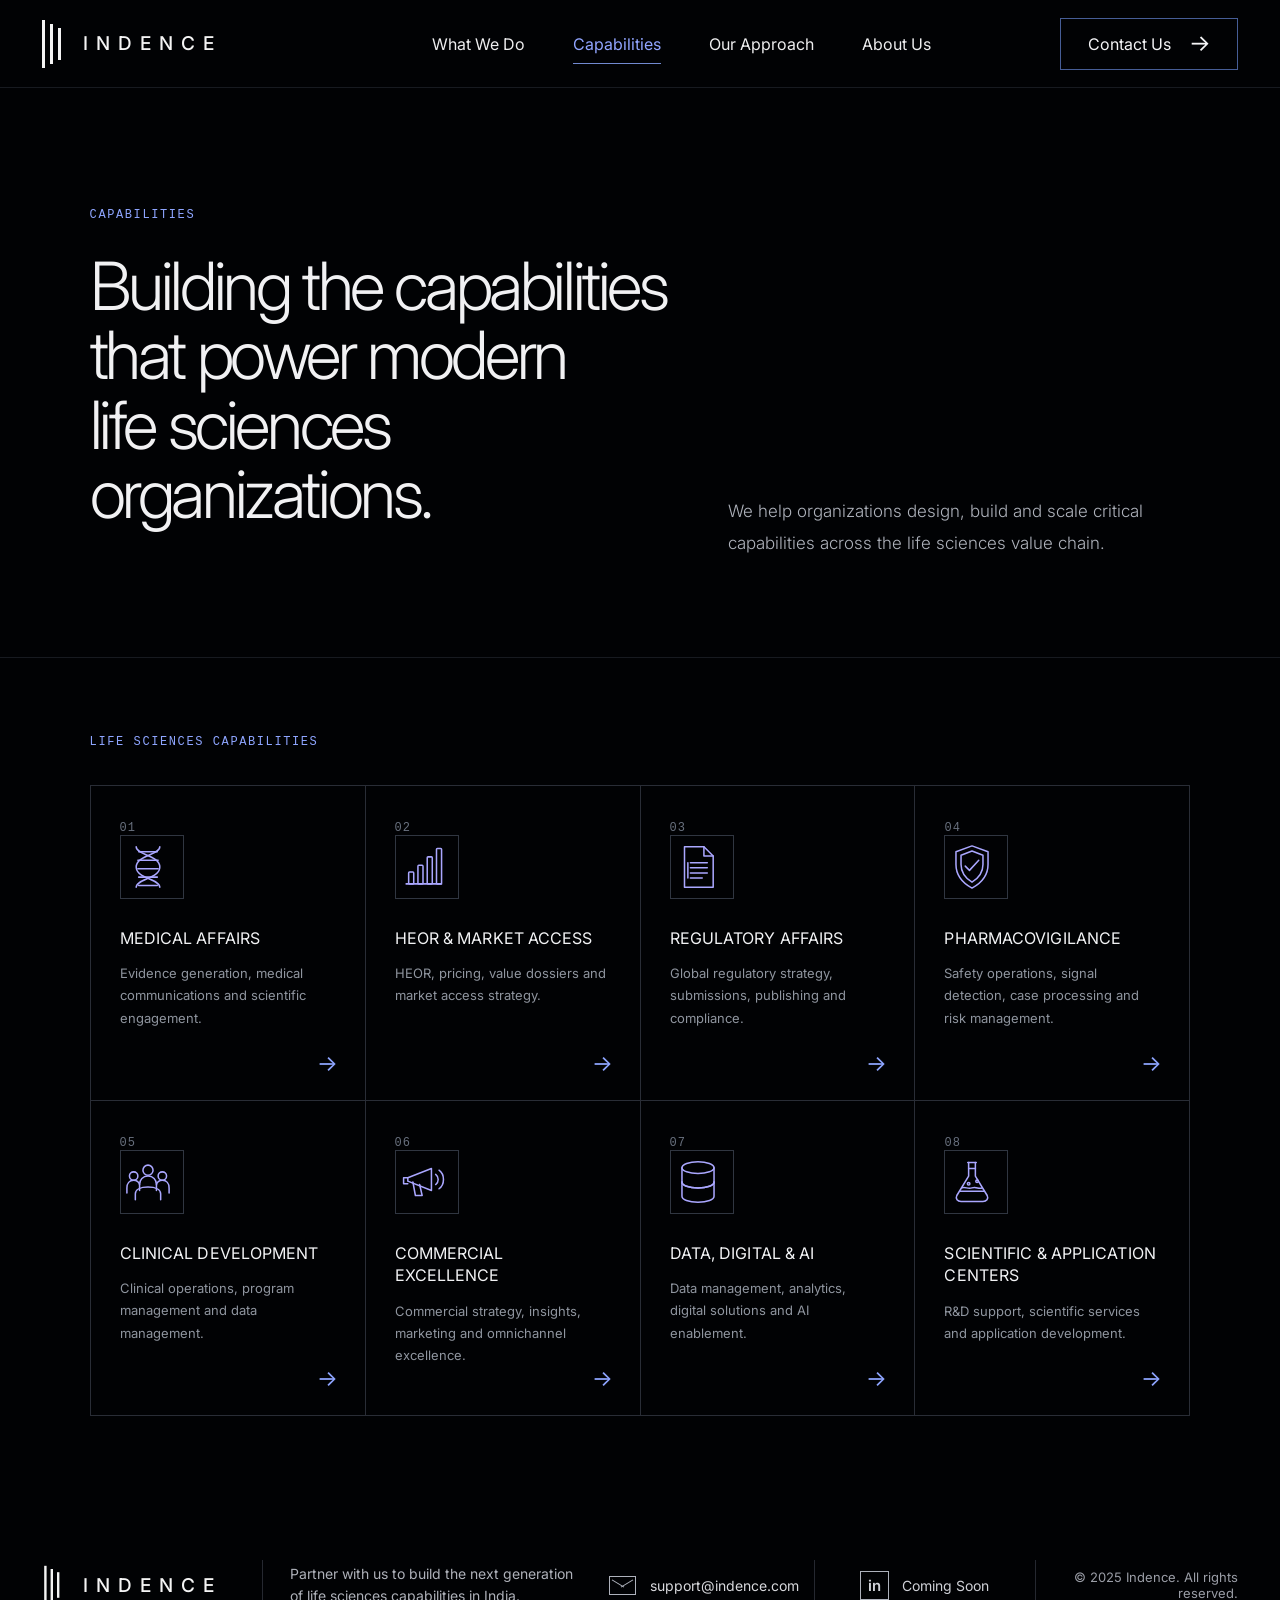
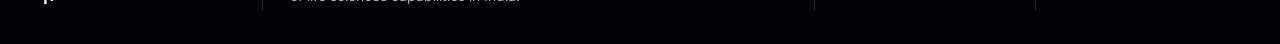
<file: capabilities.html>
<!DOCTYPE html>
<html lang="en">

<head>

    <meta charset="UTF-8">

    <meta name="viewport"
          content="width=device-width, initial-scale=1.0">

    <title>Capabilities | Indence</title>

    <meta name="description"
          content="Indence capabilities across the life sciences value chain.">

    <link rel="preconnect"
          href="https://fonts.googleapis.com">

    <link rel="preconnect"
          href="https://fonts.gstatic.com"
          crossorigin>

    <link href="https://fonts.googleapis.com/css2?family=Inter:wght@300;400;500;600&display=swap"
          rel="stylesheet">

    <link rel="stylesheet"
          href="css/style.css">

    <style>
        /* =====================================================
           LIFE SCIENCE CAPABILITIES ICONS
           ===================================================== */

        .catalog-icon {
            width: 64px;
            height: 64px;
            display: flex;
            align-items: center;
            justify-content: flex-start;
            margin: 0 0 24px 0;
        }

        .catalog-icon img {
            width: 54px;
            height: 54px;
            display: block;
            object-fit: contain;
            opacity: 1;
            visibility: visible;
        }
    
        .catalog-icon .dna-icon {
            width: 54px;
            height: 54px;
            display: block;
            color: #aaa7ff;
        }

    </style>

</head>


<body>


<!-- HEADER -->

<header class="navbar">

    <a href="index.html"
       class="logo">

        <span class="logo-mark">
            <span></span>
            <span></span>
            <span></span>
        </span>

        <span class="logo-text">
            INDENCE
        </span>

    </a>


    <nav class="navigation">

        <a href="what-we-do.html">
            What We Do
        </a>

        <a href="capabilities.html"
           class="active">
            Capabilities
        </a>

        <a href="our-approach.html">
            Our Approach
        </a>

        <a href="#">
            About Us
        </a>

    </nav>


    <a href="mailto:support@indence.com"
       class="contact-button">

        <span>
            Contact Us
        </span>

        <span class="button-arrow">
            →
        </span>

    </a>

</header>



<!-- =====================================================
     CAPABILITIES
===================================================== -->

<main class="inner-page">


    <section class="inner-hero capabilities-hero">

        <div class="inner-hero-content">

            <div class="page-eyebrow">
                CAPABILITIES
            </div>

            <h1>
                Building the capabilities<br>
                that power modern<br>
                life sciences organizations.
            </h1>

        </div>


        <div class="inner-hero-description">

            <p>
                We help organizations design,
                build and scale critical capabilities
                across the life sciences value chain.
            </p>

        </div>

    </section>



    <!-- CAPABILITY GRID -->

    <section class="capability-catalog">

        <div class="section-label">
            LIFE SCIENCES CAPABILITIES
        </div>


        <div class="catalog-grid">


            <article class="catalog-card">

                <span class="catalog-number">
                    01
                </span>

                <div class="catalog-icon">
                    <svg class="dna-icon"
     viewBox="0 0 64 64"
     xmlns="http://www.w3.org/2000/svg"
     aria-label="Medical Affairs DNA icon"
     role="img">
    <g fill="none"
       stroke="currentColor"
       stroke-width="1.8"
       stroke-linecap="round"
       stroke-linejoin="round">
        <path d="M18 8c0 10 28 10 28 24S18 46 18 56"/>
        <path d="M46 8c0 10-28 10-28 24s28 14 28 24"/>
        <path d="M21 14h22"/>
        <path d="M20 24h24"/>
        <path d="M20 34h24"/>
        <path d="M21 44h22"/>
        <path d="M21 54h22"/>
    </g>
</svg>
                </div>

                <h2>
                    MEDICAL AFFAIRS
                </h2>

                <p>
                    Evidence generation, medical communications and scientific engagement.
                </p>

                <span class="catalog-arrow">
                    →
                </span>

            </article>

            <article class="catalog-card">

                <span class="catalog-number">
                    02
                </span>

                <div class="catalog-icon">
                    <img src="icons/02_market_access_chart.svg" alt="HEOR and Market Access">
                </div>

                <h2>
                    HEOR &amp; MARKET ACCESS
                </h2>

                <p>
                    HEOR, pricing, value dossiers and market access strategy.
                </p>

                <span class="catalog-arrow">
                    →
                </span>

            </article>

            <article class="catalog-card">

                <span class="catalog-number">
                    03
                </span>

                <div class="catalog-icon">
                    <img src="icons/03_regulatory_affairs_file.svg" alt="Regulatory Affairs">
                </div>

                <h2>
                    REGULATORY AFFAIRS
                </h2>

                <p>
                    Global regulatory strategy, submissions, publishing and compliance.
                </p>

                <span class="catalog-arrow">
                    →
                </span>

            </article>

            <article class="catalog-card">

                <span class="catalog-number">
                    04
                </span>

                <div class="catalog-icon">
                    <img src="icons/04_pharmacovigilance_shield.svg" alt="Pharmacovigilance">
                </div>

                <h2>
                    PHARMACOVIGILANCE
                </h2>

                <p>
                    Safety operations, signal detection, case processing and risk management.
                </p>

                <span class="catalog-arrow">
                    →
                </span>

            </article>

            <article class="catalog-card">

                <span class="catalog-number">
                    05
                </span>

                <div class="catalog-icon">
                    <img src="icons/05_clinical_development_users.svg" alt="Clinical Development">
                </div>

                <h2>
                    CLINICAL DEVELOPMENT
                </h2>

                <p>
                    Clinical operations, program management and data management.
                </p>

                <span class="catalog-arrow">
                    →
                </span>

            </article>

            <article class="catalog-card">

                <span class="catalog-number">
                    06
                </span>

                <div class="catalog-icon">
                    <img src="icons/06_commercial_excellence_megaphone.svg" alt="Commercial Excellence">
                </div>

                <h2>
                    COMMERCIAL EXCELLENCE
                </h2>

                <p>
                    Commercial strategy, insights, marketing and omnichannel excellence.
                </p>

                <span class="catalog-arrow">
                    →
                </span>

            </article>

            <article class="catalog-card">

                <span class="catalog-number">
                    07
                </span>

                <div class="catalog-icon">
                    <img src="icons/07_data_digital_ai_database.svg" alt="Data, Digital and AI">
                </div>

                <h2>
                    DATA, DIGITAL &amp; AI
                </h2>

                <p>
                    Data management, analytics, digital solutions and AI enablement.
                </p>

                <span class="catalog-arrow">
                    →
                </span>

            </article>

            <article class="catalog-card">

                <span class="catalog-number">
                    08
                </span>

                <div class="catalog-icon">
                    <img src="icons/08_scientific_application_centers_flask.svg" alt="Scientific and Application Centers">
                </div>

                <h2>
                    SCIENTIFIC &amp; APPLICATION<br>CENTERS
                </h2>

                <p>
                    R&amp;D support, scientific services and application development.
                </p>

                <span class="catalog-arrow">
                    →
                </span>

            </article>


        </div>

    </section>


</main>



<!-- FOOTER -->

<footer class="footer">

    <div class="footer-brand">

        <a href="index.html"
           class="logo">

            <span class="logo-mark">
                <span></span>
                <span></span>
                <span></span>
            </span>

            <span class="logo-text">
                INDENCE
            </span>

        </a>

    </div>


    <div class="footer-divider"></div>


    <div class="footer-description">

        Partner with us to build the next generation<br>

        of life sciences capabilities in India.

    </div>


    <div class="footer-email">

        <span class="email-icon">
            <span></span>
        </span>

        <a href="mailto:support@indence.com">
            support@indence.com
        </a>

    </div>


    <div class="footer-divider"></div>


    <div class="linkedin">

        <span class="linkedin-icon">
            in
        </span>

        <span>
            Coming Soon
        </span>

    </div>


    <div class="footer-divider"></div>


    <div class="copyright">
        © 2025 Indence. All rights reserved.
    </div>

</footer>


</body>
</html>
</file>
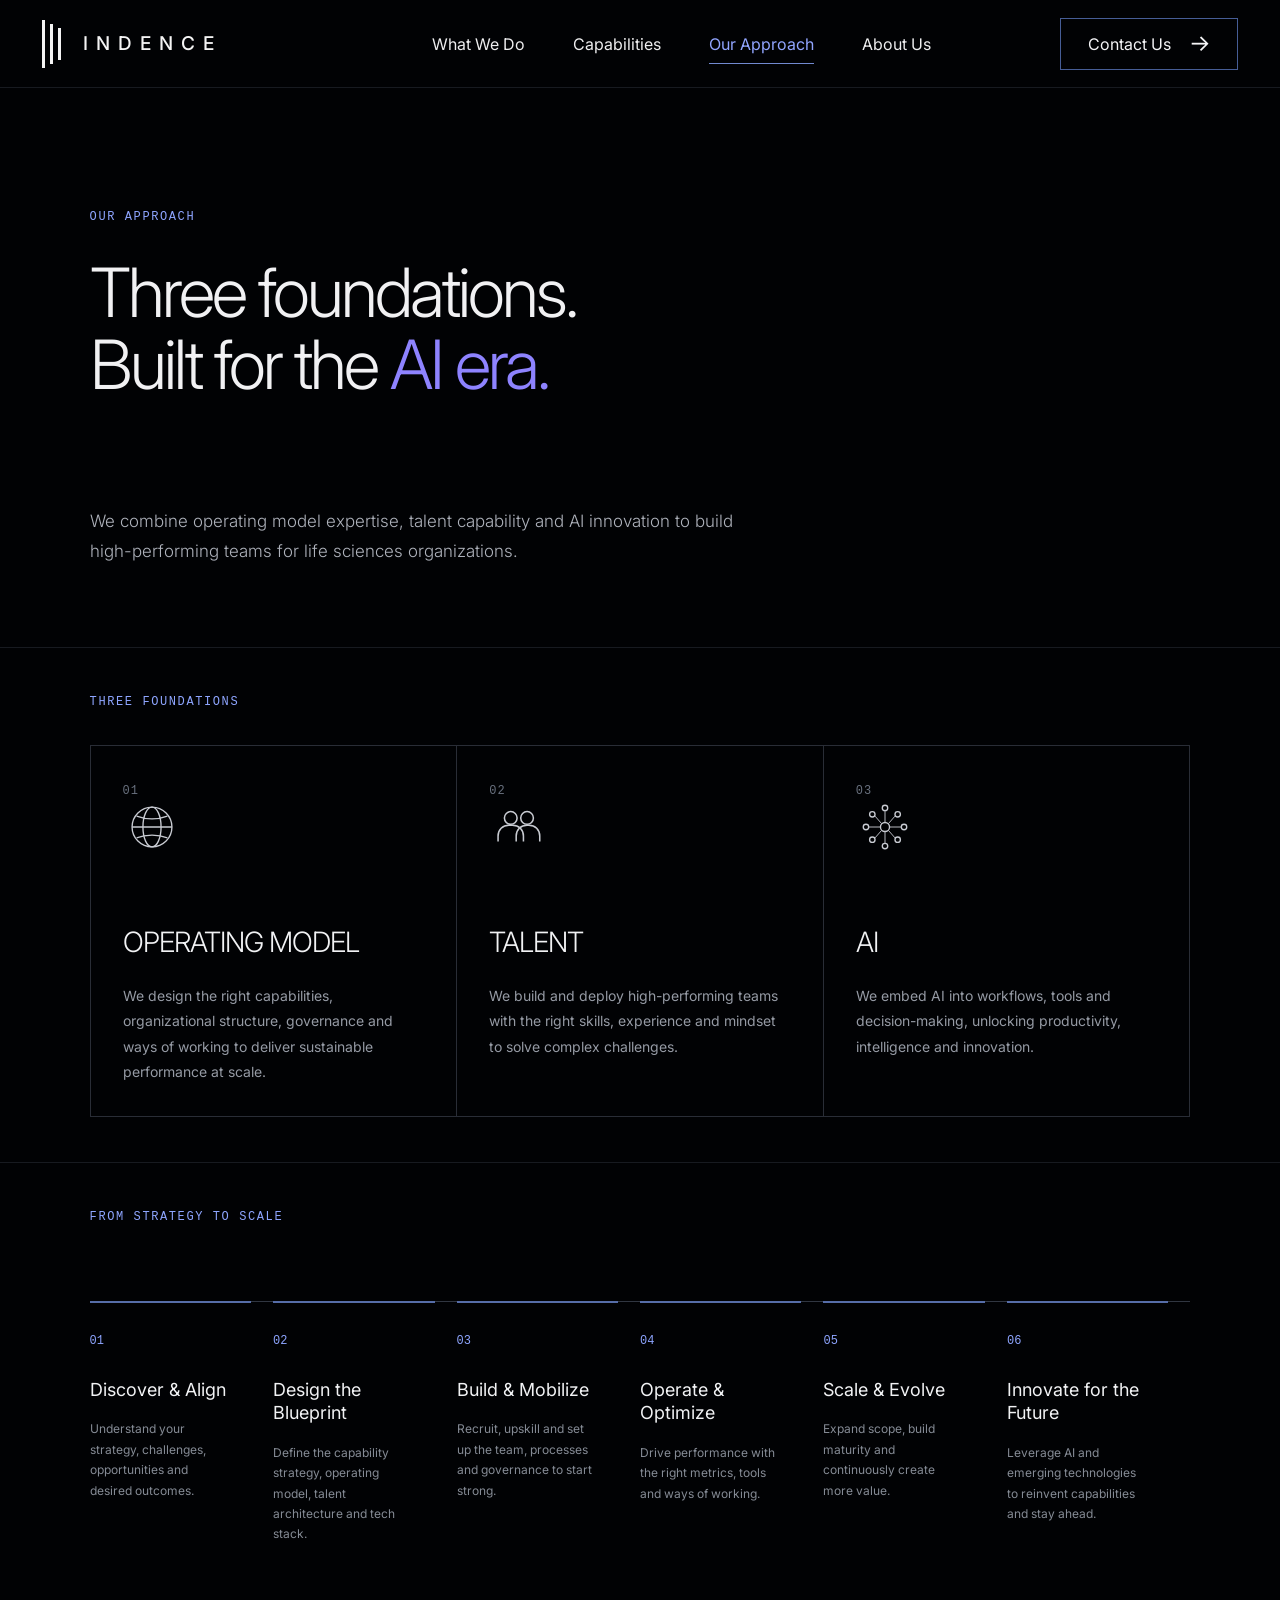
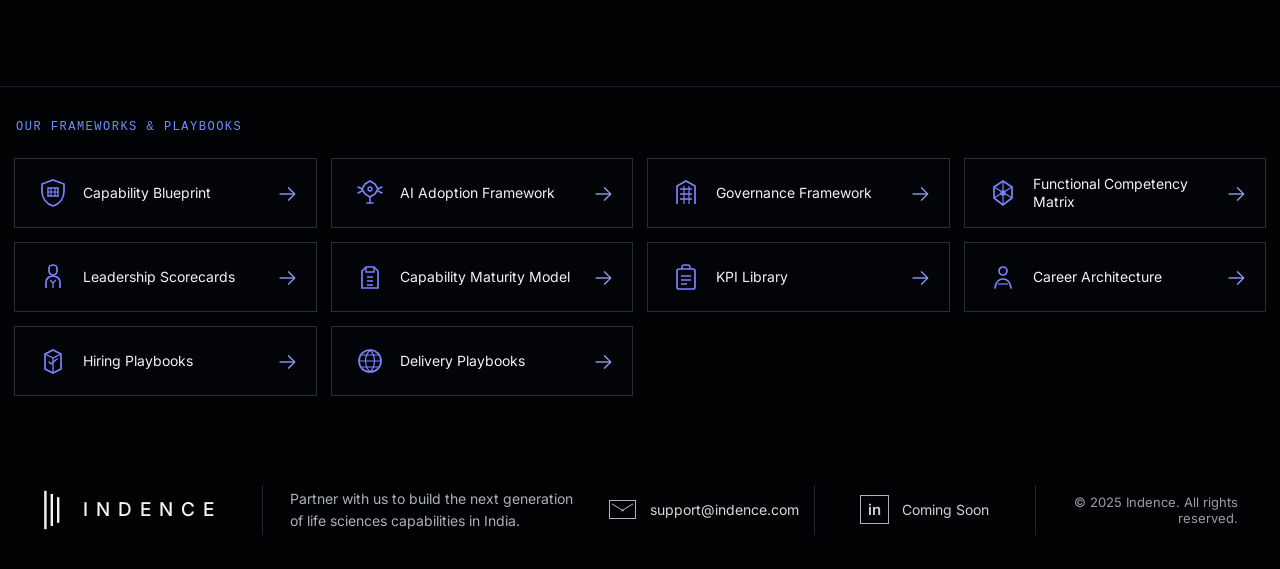
<file: our-approach.html>
<!DOCTYPE html>
<html lang="en">

<head>
    <meta charset="UTF-8">
    <meta name="viewport" content="width=device-width, initial-scale=1.0">

    <title>Our Approach | Indence</title>

    <meta name="description"
          content="Indence approach to building and scaling life sciences capabilities.">

    <link rel="preconnect" href="https://fonts.googleapis.com">
    <link rel="preconnect" href="https://fonts.gstatic.com" crossorigin>

    <link href="https://fonts.googleapis.com/css2?family=Inter:wght@300;400;500;600&display=swap"
          rel="stylesheet">

    <!-- USE THE EXISTING SITE CSS -->
    <link rel="stylesheet" href="css/style.css">

    <!-- ONLY PAGE-SPECIFIC INTERACTION -->
    <style>
        /* Foundation cards remain part of the existing site system,
           but now have the same restrained interactive behavior. */

        .foundation-card {
            position: relative;
            cursor: pointer;
            transition:
                background-color 0.25s ease,
                border-color 0.25s ease,
                transform 0.25s ease;
        }

        .foundation-card:hover {
            background: #050810;
            border-color: #46506a;
            transform: translateY(-2px);
        }

        .foundation-card .approach-icon {
            transition:
                transform 0.25s ease,
                filter 0.25s ease,
                opacity 0.25s ease;
        }

        .foundation-card:hover .approach-icon {
            transform: translateY(-2px);
            filter: drop-shadow(0 0 8px rgba(142, 165, 255, 0.25));
        }

        .scale-step {
            transition:
                background-color 0.25s ease,
                border-color 0.25s ease,
                transform 0.25s ease;
        }

        .scale-step:hover {
            background: rgba(5, 8, 16, 0.55);
            border-top-color: #7189d0;
            transform: translateY(-2px);
        }

        .scale-step h3,
        .scale-step p,
        .scale-step > span {
            transition: color 0.25s ease;
        }

        .scale-step:hover h3 {
            color: #ffffff;
        }

        .scale-step:hover p {
            color: #aeb5c2;
        }

        .scale-step:hover > span {
            color: #aeb9ff;
        }

        .approach-icon {
            width: 58px;
            height: 58px;
            display: block;
            color: #c8cbd2;
        }

        .approach-icon svg {
            width: 100%;
            height: 100%;
            display: block;
        }

        .framework-card {
            cursor: pointer;
        }
    </style>
</head>


<body>


<!-- =====================================================
     HEADER
===================================================== -->

<header class="navbar">

    <a href="index.html" class="logo">

        <span class="logo-mark">
            <span></span>
            <span></span>
            <span></span>
        </span>

        <span class="logo-text">
            INDENCE
        </span>

    </a>


    <nav class="navigation">

        <a href="what-we-do.html">
            What We Do
        </a>

        <a href="capabilities.html">
            Capabilities
        </a>

        <a href="our-approach.html"
           class="active">
            Our Approach
        </a>

        <a href="#">
            About Us
        </a>

    </nav>


    <a href="mailto:support@indence.com"
       class="contact-button">

        <span>
            Contact Us
        </span>

        <span class="button-arrow">
            →
        </span>

    </a>

</header>



<!-- =====================================================
     MAIN
===================================================== -->

<main>


<!-- =====================================================
     APPROACH HERO
===================================================== -->

<section class="inner-hero approach-hero">

    <div class="inner-hero-content">

        <div class="page-eyebrow">
            OUR APPROACH
        </div>

        <h1>
            Three foundations.<br>
            Built for the <span>AI era.</span>
        </h1>

    </div>

    <div class="inner-hero-description">

        <p>
            We combine operating model expertise,
            talent capability and AI innovation
            to build high-performing teams
            for life sciences organizations.
        </p>

    </div>

</section>



<!-- =====================================================
     THREE FOUNDATIONS
===================================================== -->

<section class="foundations-section">

    <div class="section-label">
        THREE FOUNDATIONS
    </div>


    <div class="foundations-grid">


        <!-- 01 OPERATING MODEL -->

        <a href="#operating-model"
           class="foundation-card">

            <span class="catalog-number">
                01
            </span>


            <div class="approach-icon">

                <svg viewBox="0 0 64 64"
                     fill="none"
                     xmlns="http://www.w3.org/2000/svg"
                     aria-hidden="true">

                    <circle
                        cx="32"
                        cy="32"
                        r="22"
                        stroke="currentColor"
                        stroke-width="1.5"/>

                    <ellipse
                        cx="32"
                        cy="32"
                        rx="10"
                        ry="22"
                        stroke="currentColor"
                        stroke-width="1.5"/>

                    <path
                        d="M10 32H54"
                        stroke="currentColor"
                        stroke-width="1.5"/>

                    <path
                        d="M15 20C25 24 39 24 49 20"
                        stroke="currentColor"
                        stroke-width="1.5"/>

                    <path
                        d="M15 44C25 40 39 40 49 44"
                        stroke="currentColor"
                        stroke-width="1.5"/>

                </svg>

            </div>


            <h2>
                OPERATING MODEL
            </h2>

            <p>
                We design the right capabilities,
                organizational structure, governance
                and ways of working to deliver
                sustainable performance at scale.
            </p>

        </a>



        <!-- 02 TALENT -->

        <a href="#talent"
           class="foundation-card">

            <span class="catalog-number">
                02
            </span>


            <div class="approach-icon">

                <svg viewBox="0 0 64 64"
                     fill="none"
                     xmlns="http://www.w3.org/2000/svg"
                     aria-hidden="true">

                    <circle
                        cx="24"
                        cy="22"
                        r="7"
                        stroke="currentColor"
                        stroke-width="1.7"/>

                    <circle
                        cx="42"
                        cy="22"
                        r="7"
                        stroke="currentColor"
                        stroke-width="1.7"/>

                    <path
                        d="M10 48V42C10 35 15 30 22 30H26C33 30 38 35 38 42V48"
                        stroke="currentColor"
                        stroke-width="1.7"/>

                    <path
                        d="M30 48V42C30 35 35 30 42 30H44C51 30 56 35 56 42V48"
                        stroke="currentColor"
                        stroke-width="1.7"/>

                </svg>

            </div>


            <h2>
                TALENT
            </h2>

            <p>
                We build and deploy high-performing
                teams with the right skills, experience
                and mindset to solve complex
                challenges.
            </p>

        </a>



        <!-- 03 AI -->

        <a href="#ai"
           class="foundation-card">

            <span class="catalog-number">
                03
            </span>


            <div class="approach-icon">

                <svg viewBox="0 0 64 64"
                     fill="none"
                     xmlns="http://www.w3.org/2000/svg"
                     aria-hidden="true">

                    <g
                        stroke="currentColor"
                        stroke-width="1.5">

                        <circle cx="32" cy="11" r="3"/>
                        <circle cx="18" cy="18" r="3"/>
                        <circle cx="46" cy="18" r="3"/>
                        <circle cx="11" cy="32" r="3"/>
                        <circle cx="53" cy="32" r="3"/>
                        <circle cx="18" cy="46" r="3"/>
                        <circle cx="46" cy="46" r="3"/>
                        <circle cx="32" cy="53" r="3"/>
                        <circle cx="32" cy="32" r="5"/>

                    </g>

                    <g
                        stroke="currentColor"
                        stroke-width="1">

                        <path d="M32 14V27"/>
                        <path d="M21 20L28 28"/>
                        <path d="M43 20L36 28"/>
                        <path d="M14 32H27"/>
                        <path d="M50 32H37"/>
                        <path d="M21 44L28 36"/>
                        <path d="M43 44L36 36"/>
                        <path d="M32 50V37"/>

                    </g>

                </svg>

            </div>


            <h2>
                AI
            </h2>

            <p>
                We embed AI into workflows, tools
                and decision-making, unlocking
                productivity, intelligence and
                innovation.
            </p>

        </a>


    </div>

</section>



<!-- =====================================================
     FROM STRATEGY TO SCALE
===================================================== -->

<section class="scale-section">

    <div class="section-label">
        FROM STRATEGY TO SCALE
    </div>


    <div class="scale-line"></div>


    <div class="scale-grid">


        <article class="scale-step">

            <span>01</span>

            <h3>
                Discover &amp; Align
            </h3>

            <p>
                Understand your strategy,
                challenges, opportunities
                and desired outcomes.
            </p>

        </article>



        <article class="scale-step">

            <span>02</span>

            <h3>
                Design the Blueprint
            </h3>

            <p>
                Define the capability strategy,
                operating model, talent
                architecture and tech stack.
            </p>

        </article>



        <article class="scale-step">

            <span>03</span>

            <h3>
                Build &amp; Mobilize
            </h3>

            <p>
                Recruit, upskill and set up
                the team, processes and
                governance to start strong.
            </p>

        </article>



        <article class="scale-step">

            <span>04</span>

            <h3>
                Operate &amp; Optimize
            </h3>

            <p>
                Drive performance with
                the right metrics, tools
                and ways of working.
            </p>

        </article>



        <article class="scale-step">

            <span>05</span>

            <h3>
                Scale &amp; Evolve
            </h3>

            <p>
                Expand scope, build maturity
                and continuously create
                more value.
            </p>

        </article>



        <article class="scale-step">

            <span>06</span>

            <h3>
                Innovate for the Future
            </h3>

            <p>
                Leverage AI and emerging
                technologies to reinvent
                capabilities and stay ahead.
            </p>

        </article>


    </div>

</section>



<!-- =====================================================
     FRAMEWORKS & PLAYBOOKS
===================================================== -->

<!-- =====================================================
     FRAMEWORKS & PLAYBOOKS
===================================================== -->

<section class="framework-section">

    <div class="section-label">
        OUR FRAMEWORKS &amp; PLAYBOOKS
    </div>

    <div class="framework-grid">

        <!-- 01 -->
        <a href="#capability-blueprint" class="framework-card">
            <span class="framework-card-content">
                <img src="icons/capability-blueprint.svg" alt="">
                <span>Capability Blueprint</span>
            </span>

            <span class="framework-arrow">→</span>
        </a>

        <!-- 02 -->
        <a href="#ai-adoption" class="framework-card">
            <span class="framework-card-content">
                <img src="icons/ai-adoption-framework.svg" alt="">
                <span>AI Adoption Framework</span>
            </span>

            <span class="framework-arrow">→</span>
        </a>

        <!-- 03 -->
        <a href="#governance" class="framework-card">
            <span class="framework-card-content">
                <img src="icons/governance-framework.svg" alt="">
                <span>Governance Framework</span>
            </span>

            <span class="framework-arrow">→</span>
        </a>

        <!-- 04 -->
        <a href="#competency" class="framework-card">
            <span class="framework-card-content">
                <img src="icons/functional-competency-matrix.svg" alt="">
                <span>Functional Competency Matrix</span>
            </span>

            <span class="framework-arrow">→</span>
        </a>

        <!-- 05 -->
        <a href="#leadership" class="framework-card">
            <span class="framework-card-content">
                <img src="icons/leadership-scorecards.svg" alt="">
                <span>Leadership Scorecards</span>
            </span>

            <span class="framework-arrow">→</span>
        </a>

        <!-- 06 -->
        <a href="#maturity" class="framework-card">
            <span class="framework-card-content">
                <img src="icons/capability-maturity-model.svg" alt="">
                <span>Capability Maturity Model</span>
            </span>

            <span class="framework-arrow">→</span>
        </a>

        <!-- 07 -->
        <a href="#kpi" class="framework-card">
            <span class="framework-card-content">
                <img src="icons/kpi-library.svg" alt="">
                <span>KPI Library</span>
            </span>

            <span class="framework-arrow">→</span>
        </a>

        <!-- 08 -->
        <a href="#career" class="framework-card">
            <span class="framework-card-content">
                <img src="icons/career-architecture.svg" alt="">
                <span>Career Architecture</span>
            </span>

            <span class="framework-arrow">→</span>
        </a>

        <!-- 09 -->
        <a href="#hiring" class="framework-card">
            <span class="framework-card-content">
                <img src="icons/hiring-playbooks.svg" alt="">
                <span>Hiring Playbooks</span>
            </span>

            <span class="framework-arrow">→</span>
        </a>

        <!-- 10 -->
        <a href="#delivery" class="framework-card">
            <span class="framework-card-content">
                <img src="icons/delivery-playbooks.svg" alt="">
                <span>Delivery Playbooks</span>
            </span>

            <span class="framework-arrow">→</span>
        </a>

    </div>

</section>


</main>



<!-- =====================================================
     FOOTER
===================================================== -->

<footer class="footer">


    <div class="footer-brand">

        <a href="index.html"
           class="logo">

            <span class="logo-mark">
                <span></span>
                <span></span>
                <span></span>
            </span>

            <span class="logo-text">
                INDENCE
            </span>

        </a>

    </div>


    <div class="footer-divider"></div>


    <div class="footer-description">

        Partner with us to build the next generation<br>

        of life sciences capabilities in India.

    </div>


    <div class="footer-email">

        <span class="email-icon">
            <span></span>
        </span>

        <a href="mailto:support@indence.com">
            support@indence.com
        </a>

    </div>


    <div class="footer-divider"></div>


    <div class="linkedin">

        <span class="linkedin-icon">
            in
        </span>

        <span>
            Coming Soon
        </span>

    </div>


    <div class="footer-divider"></div>


    <div class="copyright">
        © 2025 Indence. All rights reserved.
    </div>


</footer>


<!-- EXISTING SITE JAVASCRIPT -->
<script src="js/script.js"></script>

</body>
</html>
</file>
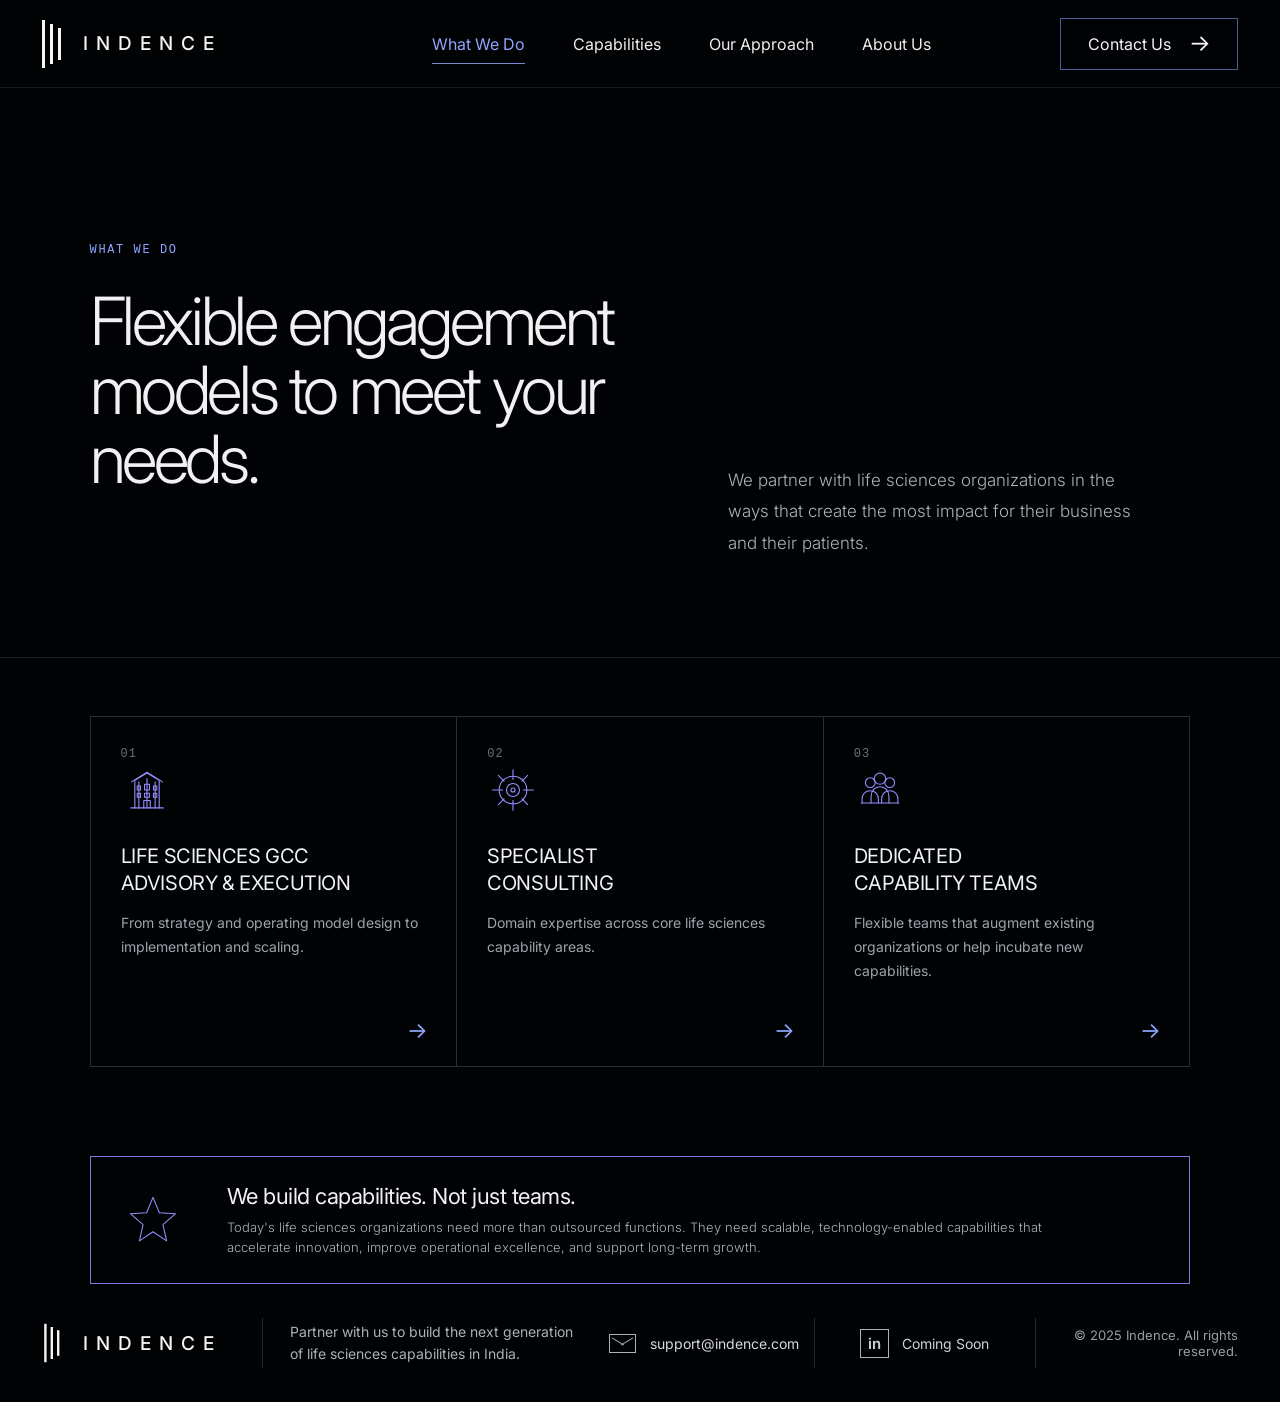
<file: what-we-do.html>
<!DOCTYPE html>
<html lang="en">

<head>

    <meta charset="UTF-8">

    <meta name="viewport"
          content="width=device-width, initial-scale=1.0">

    <title>What We Do | Indence</title>

    <meta name="description"
          content="Indence partners with life sciences organizations through flexible engagement models.">

    <!-- Google Fonts -->
    <link rel="preconnect"
          href="https://fonts.googleapis.com">

    <link rel="preconnect"
          href="https://fonts.gstatic.com"
          crossorigin>

    <link href="https://fonts.googleapis.com/css2?family=Inter:wght@300;400;500;600&display=swap"
          rel="stylesheet">

    <!-- Main stylesheet -->
    <link rel="stylesheet"
          href="css/style.css">

</head>


<body>


<!-- =====================================================
     HEADER
===================================================== -->

<header class="navbar">

    <a href="index.html"
       class="logo">

        <span class="logo-mark">
            <span></span>
            <span></span>
            <span></span>
        </span>

        <span class="logo-text">
            INDENCE
        </span>

    </a>


    <nav class="navigation">

        <a href="what-we-do.html"
           class="active">
            What We Do
        </a>

        <a href="capabilities.html">
            Capabilities
        </a>

        <a href="our-approach.html">
            Our Approach
        </a>

        <a href="#">
            About Us
        </a>

    </nav>


    <a href="mailto:support@indence.com"
       class="contact-button">

        <span>
            Contact Us
        </span>

        <span class="button-arrow">
            →
        </span>

    </a>

</header>



<!-- =====================================================
     WHAT WE DO
===================================================== -->

<main class="inner-page">


    <!-- =================================================
         HERO
    ================================================== -->

    <section class="inner-hero what-we-do-hero">

        <div class="inner-hero-content">

            <div class="page-eyebrow">
                WHAT WE DO
            </div>

            <h1>
                Flexible engagement<br>
                models to meet your needs.
            </h1>

        </div>


        <div class="inner-hero-description">

            <p>
                We partner with life sciences organizations
                in the ways that create the most impact
                for their business and their patients.
            </p>

        </div>

    </section>



    <!-- =================================================
         ENGAGEMENT / SERVICES
    ================================================== -->

    <section class="engagement-section">

        <div class="engagement-grid">


            <!-- =================================================
                 CARD 01
                 LIFE SCIENCES GCC
            ================================================== -->

            <article class="engagement-card">

                <div class="card-number">
                    01
                </div>


                <!-- BUILDING ICON -->

                <div class="service-icon service-icon-gcc"
                     aria-hidden="true">

                    <svg
                        viewBox="0 0 64 64"
                        xmlns="http://www.w3.org/2000/svg"
                        fill="none">

                        <!-- Main building outline -->

                        <path d="
                            M17 54
                            V20
                            L32 11
                            L47 20
                            V54
                        " />

                        <!-- Roof -->

                        <path d="
                            M13 22
                            L32 10
                            L51 22
                        " />

                        <!-- Vertical architectural divisions -->

                        <path d="M22 22V54" />
                        <path d="M32 18V54" />
                        <path d="M42 22V54" />

                        <!-- Upper windows -->

                        <path d="M20 27H24V32H20V27Z" />
                        <path d="M29 25H35V32H29V25Z" />
                        <path d="M40 27H44V32H40V27Z" />

                        <!-- Lower windows -->

                        <path d="M20 36H24V41H20V36Z" />
                        <path d="M29 36H35V41H29V36Z" />
                        <path d="M40 36H44V41H40V36Z" />

                        <!-- Entrance -->

                        <path d="
                            M28 54
                            V45
                            H36
                            V54
                        " />

                        <!-- Base -->

                        <path d="
                            M12 54
                            H52
                        " />

                    </svg>

                </div>


                <h2>
                    LIFE SCIENCES GCC
                    <br>
                    ADVISORY &amp; EXECUTION
                </h2>


                <p>
                    From strategy and operating model
                    design to implementation and scaling.
                </p>


                <span class="card-arrow">
                    →
                </span>

            </article>



            <!-- =================================================
                 CARD 02
                 SPECIALIST CONSULTING
            ================================================== -->

            <article class="engagement-card">

                <div class="card-number">
                    02
                </div>


                <!-- TARGET / CROSSHAIR ICON -->

                <div class="service-icon service-icon-consulting"
                     aria-hidden="true">

                    <svg
                        viewBox="0 0 64 64"
                        xmlns="http://www.w3.org/2000/svg"
                        fill="none">

                        <!-- Outer target circle -->

                        <circle
                            cx="32"
                            cy="32"
                            r="17" />

                        <!-- Inner target circle -->

                        <circle
                            cx="32"
                            cy="32"
                            r="8" />

                        <!-- Centre -->

                        <circle
                            cx="32"
                            cy="32"
                            r="2.5" />

                        <!-- Vertical crosshair -->

                        <path d="M32 7V19" />
                        <path d="M32 45V57" />

                        <!-- Horizontal crosshair -->

                        <path d="M7 32H19" />
                        <path d="M45 32H57" />

                        <!-- Diagonal precision lines -->

                        <path d="M14 14L21 21" />
                        <path d="M43 43L50 50" />

                        <path d="M50 14L43 21" />
                        <path d="M21 43L14 50" />

                    </svg>

                </div>


                <h2>
                    SPECIALIST
                    <br>
                    CONSULTING
                </h2>


                <p>
                    Domain expertise across core
                    life sciences capability areas.
                </p>


                <span class="card-arrow">
                    →
                </span>

            </article>



            <!-- =================================================
                 CARD 03
                 DEDICATED CAPABILITY TEAMS
            ================================================== -->

            <article class="engagement-card">

                <div class="card-number">
                    03
                </div>


                <!-- THREE-PERSON TEAM ICON -->

                <div class="service-icon service-icon-team"
                     aria-hidden="true">

                    <svg
                        viewBox="0 0 64 64"
                        xmlns="http://www.w3.org/2000/svg"
                        fill="none">

                        <!-- LEFT PERSON -->

                        <circle
                            cx="20"
                            cy="23"
                            r="6" />

                        <path d="
                            M10 48
                            V43
                            C10 37 14 33 20 33
                            C26 33 30 37 30 43
                            V48
                        " />


                        <!-- CENTRE PERSON -->

                        <circle
                            cx="32"
                            cy="18"
                            r="7" />

                        <path d="
                            M21 48
                            V40
                            C21 33 26 28 32 28
                            C38 28 43 33 43 40
                            V48
                        " />


                        <!-- RIGHT PERSON -->

                        <circle
                            cx="44"
                            cy="23"
                            r="6" />

                        <path d="
                            M34 48
                            V43
                            C34 37 38 33 44 33
                            C50 33 54 37 54 43
                            V48
                        " />


                        <!-- SHARED BASELINE -->

                        <path d="
                            M9 48
                            H55
                        " />

                    </svg>

                </div>


                <h2>
                    DEDICATED
                    <br>
                    CAPABILITY TEAMS
                </h2>


                <p>
                    Flexible teams that augment existing
                    organizations or help incubate
                    new capabilities.
                </p>


                <span class="card-arrow">
                    →
                </span>

            </article>


        </div>

    </section>



    <!-- =================================================
         OUR PHILOSOPHY / CAPABILITY STATEMENT
    ================================================== -->

    <section class="capability-statement what-we-do-capability">

        <div class="statement-mark capability-icon" aria-hidden="true">

            <svg viewBox="0 0 64 64" xmlns="http://www.w3.org/2000/svg">

                <path d="
                    M32 7
                    L39 24
                    L57 25
                    L43 37
                    L47 55
                    L32 45
                    L17 55
                    L21 37
                    L7 25
                    L25 24
                    Z
                " />

            </svg>

        </div>

        <div class="capability-content">

            <h2>
                We build capabilities. Not just teams.
            </h2>

            <p>
                Today's life sciences organizations need more than outsourced functions.
                They need scalable, technology-enabled capabilities that accelerate innovation,
                improve operational excellence, and support long-term growth.
            </p>

        </div>

    </section>
</main>



<!-- =====================================================
     FOOTER
===================================================== -->

<footer class="footer">


    <!-- FOOTER BRAND -->

    <div class="footer-brand">

        <a href="index.html"
           class="logo">

            <span class="logo-mark">

                <span></span>
                <span></span>
                <span></span>

            </span>


            <span class="logo-text">
                INDENCE
            </span>

        </a>

    </div>



    <!-- DIVIDER -->

    <div class="footer-divider"></div>



    <!-- DESCRIPTION -->

    <div class="footer-description">

        Partner with us to build the next generation
        <br>
        of life sciences capabilities in India.

    </div>



    <!-- EMAIL -->

    <div class="footer-email">

        <span class="email-icon">

            <span></span>

        </span>


        <a href="mailto:support@indence.com">
            support@indence.com
        </a>

    </div>



    <!-- DIVIDER -->

    <div class="footer-divider"></div>



    <!-- LINKEDIN -->

    <div class="linkedin">

        <span class="linkedin-icon">
            in
        </span>

        <span>
            Coming Soon
        </span>

    </div>



    <!-- DIVIDER -->

    <div class="footer-divider"></div>



    <!-- COPYRIGHT -->

    <div class="copyright">

        © 2025 Indence. All rights reserved.

    </div>


</footer>


</body>

</html>
</file>
<file: css/style.css>
/* =========================================================
   INDENCE
   OVERVIEW PAGE
   ========================================================= */

* {
    margin: 0;
    padding: 0;
    box-sizing: border-box;
}

html {
    scroll-behavior: smooth;
}

html,
body {
    width: 100%;
    min-height: 100%;
}

body {
    background: #010204;
    color: #f4f4f6;
    font-family: "Inter", sans-serif;
    font-weight: 400;
    overflow-x: visible;
}

a {
    color: inherit;
    text-decoration: none;
}

button {
    font-family: inherit;
}


/* =========================================================
   HEADER
   ========================================================= */

.navbar {
    height: 88px;

    display: flex;
    align-items: center;

    padding: 0 42px;

    border-bottom: 1px solid #171a20;
    background: #010204;

    position: relative;
    z-index: 50;
}


/* =========================================================
   LOGO
   ========================================================= */

.logo {
    display: flex;
    align-items: center;

    gap: 19px;

    min-width: 260px;
}

.logo-mark {
    width: 22px;
    height: 48px;

    display: flex;
    align-items: stretch;

    gap: 5px;
}

.logo-mark span {
    display: block;

    width: 3px;

    background: #f4f4f4;
}

.logo-mark span:nth-child(2) {
    height: 40px;
    margin-top: 4px;
}

.logo-mark span:nth-child(3) {
    height: 32px;
    margin-top: 8px;
}

.logo-text {
    font-size: 19px;

    letter-spacing: 8px;

    font-weight: 500;

    color: #f4f4f4;
}


/* =========================================================
   NAVIGATION
   ========================================================= */

.navigation {
    display: flex;
    align-items: center;
    justify-content: center;

    gap: 68px;

    flex: 1;
}

.navigation a {
    font-size: 16px;

    color: #eeeeef;

    transition:
        color 0.25s ease,
        opacity 0.25s ease;
}

.navigation a:hover {
    color: #91a5ff;
}


/* =========================================================
   CONTACT BUTTON
   ========================================================= */

.contact-button {
    width: 178px;
    height: 52px;

    border: 1px solid #465d96;

    display: flex;
    align-items: center;
    justify-content: center;

    gap: 18px;

    font-size: 16px;

    transition:
        background 0.25s ease,
        border-color 0.25s ease,
        transform 0.25s ease;
}

.contact-button:hover {
    background: #0b1020;

    border-color: #7189d0;

    transform: translateY(-1px);
}

.button-arrow {
    font-size: 23px;
    line-height: 1;
}


/* =========================================================
   HERO
   ========================================================= */

.hero {
    min-height: 900px;

    position: relative;

    display: grid;

    grid-template-columns: 40% 60%;

    align-items: center;

    padding: 0 42px;

    overflow: hidden;

    background: #010204;
}


/* =========================================================
   HERO CONTENT
   ========================================================= */

.hero-content {
    position: relative;

    z-index: 10;

    padding-top: 55px;
    padding-right: 25px;
}


/* =========================================================
   EYEBROW
   ========================================================= */

.eyebrow {
    font-family: monospace;

    color: #8ea5ff;

    font-size: 14px;

    line-height: 1.65;

    letter-spacing: 1.2px;

    margin-bottom: 27px;
}


/* =========================================================
   HERO HEADING
   ========================================================= */

.hero h1 {
    font-size: clamp(48px, 3.55vw, 67px);

    font-weight: 300;

    line-height: 1.07;

    letter-spacing: -2.7px;

    color: #f1f1f3;
}

.hero h1 span {
    color: #8ca3ff;
}


/* =========================================================
   HERO DESCRIPTION
   ========================================================= */

.hero-description {
    margin-top: 31px;

    color: #c8cad0;

    font-size: 16px;

    line-height: 1.9;
}


/* =========================================================
   HERO ACTIONS
   ========================================================= */

.hero-actions {
    display: flex;
    align-items: center;

    gap: 29px;

    margin-top: 35px;
}


/* =========================================================
   PRIMARY BUTTON
   ========================================================= */

.primary-button {
    height: 54px;

    min-width: 258px;

    padding: 0 22px;

    display: flex;
    align-items: center;
    justify-content: space-between;

    background: #f3f3f3;

    color: #090a0d;

    font-size: 16px;

    transition:
        transform 0.25s ease,
        background 0.25s ease;
}

.primary-button:hover {
    transform: translateY(-2px);

    background: #ffffff;
}


/* =========================================================
   WATCH OVERVIEW
   ========================================================= */

.watch-button {
    background: transparent;

    border: 0;

    color: #f0f0f1;

    display: flex;
    align-items: center;

    gap: 13px;

    font-size: 16px;

    cursor: pointer;
}

.play-button {
    width: 40px;
    height: 40px;

    border: 1px solid #5b8cff;

    border-radius: 50%;

    display: flex;
    align-items: center;
    justify-content: center;

    transition:
        border-color 0.25s ease,
        background 0.25s ease;
}

.watch-button:hover .play-button {
    border-color: #8ca3ff;

    background: rgba(140, 163, 255, 0.06);
}

.play-icon {
    width: 0;
    height: 0;

    border-top: 6px solid transparent;
    border-bottom: 6px solid transparent;

    border-left: 8px solid #eeeeef;

    margin-left: 3px;
}


/* =========================================================
   HERO GLOBE
   ========================================================= */

.hero-globe {
    position: absolute;

    width: 60vw;

    max-width: 1000px;
    min-width: 760px;

    height: 660px;

    right: 0;

    top: 50%;

    transform: translateY(-50%);

    display: flex;
    align-items: center;
    justify-content: center;

    overflow: visible;

    pointer-events: none;

    z-index: 2;
}


/* =========================================================
   ACTUAL GLOBE IMAGE
   ========================================================= */

.hero-globe img {
    width: 100%;
    height: 100%;

    object-fit: contain;

    transform: scale(1.25);

    transform-origin: center center;

    opacity: 0.96;

    filter:
        brightness(1.08)
        contrast(1.12)
        saturate(1.04);

    pointer-events: none;
    user-select: none;
}


/* =========================================================
   HERO IMAGE FALLBACK
   ========================================================= */

.hero-image {
    position: absolute;

    width: 60vw;

    max-width: 1000px;
    min-width: 760px;

    height: 660px;

    right: 0;

    top: 50%;

    transform: translateY(-50%);

    display: flex;
    align-items: center;
    justify-content: center;

    z-index: 2;

    pointer-events: none;
}

.hero-image img {
    display: block;

    width: 100%;
    height: 100%;

    max-width: none;

    object-fit: contain;

    object-position: center center;

    transform: scale(0.82);

    transform-origin: center center;

    opacity: 0.96;

    filter:
        brightness(1.08)
        contrast(1.12)
        saturate(1.04);

    pointer-events: none;
}


/* =========================================================
   GLOBE SVG
   ========================================================= */

.globe-svg {
    width: 100%;
    height: 100%;

    display: block;

    transform: translateY(55px);
}


/* =========================================================
   STARS
   ========================================================= */

.stars circle {
    fill: #7d8290;

    opacity: 0.38;
}


/* =========================================================
   GLOBE LIGHTS
   ========================================================= */

.globe-lights circle {
    opacity: 0.16;
}


/* =========================================================
   NETWORK ARCS
   ========================================================= */

.network-arcs path {
    stroke-linecap: round;

    opacity: 0.42;
}


/* =========================================================
   CAPABILITIES
   ========================================================= */

.capabilities {
    margin: 0 42px;

    min-height: 123px;

    border-top: 1px solid #22252b;
    border-bottom: 1px solid #22252b;

    display: grid;

    grid-template-columns:
        1fr
        1px
        1fr
        1px
        1.35fr
        1px
        1fr;

    align-items: center;

    column-gap: 0;

    position: relative;

    z-index: 10;

    background: #010204;
}


/* =========================================================
   CAPABILITY ITEM
   ========================================================= */

.capability {
    display: flex;
    align-items: center;

    gap: 27px;

    padding: 0 12px;
}


/* =========================================================
   CAPABILITY ICON
   ========================================================= */

.capability-icon {
    width: 55px;
    min-width: 55px;

    height: 55px;

    color: #8ea4ff;

    display: flex;
    align-items: center;
    justify-content: center;
}


/* =========================================================
   SVG ICON SUPPORT
   ========================================================= */

.capability-icon svg {
    width: 100%;
    height: 100%;

    display: block;
}


/* =========================================================
   IMAGE ICON SUPPORT
   ========================================================= */

.capability-icon img {
    width: 53px;
    height: 53px;

    display: block;

    object-fit: contain;

    opacity: 0.95;

    filter:
        brightness(1.05)
        contrast(1.05);
}


/* =========================================================
   CAPABILITY TEXT
   ========================================================= */

.capability-text {
    color: #d8dae0;

    font-size: 15px;

    line-height: 1.5;
}


/* =========================================================
   CAPABILITY DIVIDERS
   ========================================================= */

.vertical-line {
    width: 1px;
    height: 63px;

    background: #292c34;
}


/* =========================================================
   FOOTER
   ========================================================= */

.footer {
    min-height: 118px;

    margin: 0 42px;

    display: grid;

    grid-template-columns:
        220px
        1px
        1.8fr
        1.2fr
        1px
        1.2fr
        1px
        1.1fr;

    align-items: center;

    gap: 0;

    position: relative;

    z-index: 10;

    background: #010204;
}


/* =========================================================
   FOOTER BRAND
   ========================================================= */

.footer-brand {
    display: flex;
    align-items: center;
}

.footer-brand .logo {
    min-width: auto;
}

.footer-brand .logo-text {
    font-size: 17px;
}

.footer-brand .logo-mark {
    transform: scale(0.8);
}


/* =========================================================
   FOOTER DIVIDERS
   ========================================================= */

.footer-divider {
    width: 1px;
    height: 50px;

    background: #252830;
}


/* =========================================================
   FOOTER DESCRIPTION
   ========================================================= */

.footer-description {
    padding-left: 27px;

    color: #aeb1b9;

    font-size: 14px;

    line-height: 1.6;
}


/* =========================================================
   EMAIL
   ========================================================= */

.footer-email {
    display: flex;
    align-items: center;
    justify-content: center;

    gap: 14px;

    font-size: 14px;

    color: #d8d9dd;
}


/* =========================================================
   EMAIL ICON
   ========================================================= */

.email-icon {
    width: 27px;
    height: 19px;

    border: 1px solid #aeb2bc;

    position: relative;

    display: block;
}

.email-icon::before,
.email-icon::after {
    content: "";

    position: absolute;

    width: 14px;
    height: 1px;

    background: #aeb2bc;

    top: 6px;
}

.email-icon::before {
    left: 1px;

    transform: rotate(31deg);
}

.email-icon::after {
    right: 1px;

    transform: rotate(-31deg);
}


/* =========================================================
   LINKEDIN
   ========================================================= */

.linkedin {
    display: flex;
    align-items: center;
    justify-content: center;

    gap: 13px;

    color: #cfd1d7;

    font-size: 14px;
}

.linkedin-icon {
    width: 29px;
    height: 29px;

    border: 1px solid #aeb2bc;

    display: flex;
    align-items: center;
    justify-content: center;

    font-weight: 600;

    font-size: 15px;
}


/* =========================================================
   COPYRIGHT
   ========================================================= */

.copyright {
    text-align: right;

    color: #9a9da6;

    font-size: 13px;
}


/* =========================================================
   VIDEO MODAL
   ========================================================= */

.video-modal {
    position: fixed;

    inset: 0;

    display: none;

    align-items: center;
    justify-content: center;

    z-index: 1000;
}

.video-modal.active {
    display: flex;
}


/* =========================================================
   MODAL BACKGROUND
   ========================================================= */

.modal-background {
    position: absolute;

    inset: 0;

    background: rgba(0, 0, 0, 0.92);
}


/* =========================================================
   VIDEO CONTAINER
   ========================================================= */

.video-container {
    width: min(900px, 90vw);

    position: relative;

    z-index: 2;
}

.video-container video {
    width: 100%;

    display: block;

    background: #000;
}


/* =========================================================
   CLOSE VIDEO
   ========================================================= */

.close-video {
    position: absolute;

    top: -45px;
    right: 0;

    width: 35px;
    height: 35px;

    border: 1px solid #777;

    border-radius: 50%;

    background: transparent;

    color: white;

    font-size: 24px;

    cursor: pointer;

    transition:
        border-color 0.2s ease,
        background 0.2s ease;
}

.close-video:hover {
    border-color: #fff;

    background: rgba(255, 255, 255, 0.08);
}


/* =========================================================
   RESPONSIVE - 1400px
   ========================================================= */

@media (max-width: 1400px) {

    .hero {
        grid-template-columns: 41% 59%;
    }

    .hero h1 {
        font-size: 57px;
    }

    .navigation {
        gap: 48px;
    }

    .hero-globe,
    .hero-image {
        width: 60vw;
        right: 0;
    }
}


/* =========================================================
   RESPONSIVE - 1200px
   ========================================================= */

@media (max-width: 1200px) {

    .navbar {
        padding: 0 32px;
    }

    .navigation {
        gap: 35px;
    }

    .logo {
        min-width: 230px;
    }

    .hero {
        grid-template-columns: 42% 58%;

        padding-left: 32px;
        padding-right: 32px;
    }

    .hero h1 {
        font-size: 51px;

        letter-spacing: -2.3px;
    }

    .hero-description br {
        display: none;
    }

    .hero-globe,
    .hero-image {
        width: 60vw;

        min-width: 680px;

        right: 0;
    }

    .capabilities {
        margin-left: 32px;
        margin-right: 32px;
    }

    .footer {
        margin-left: 32px;
        margin-right: 32px;
    }
}


/* =========================================================
   RESPONSIVE - 1000px
   ========================================================= */

@media (max-width: 1000px) {

    .navigation {
        gap: 24px;
    }

    .navigation a {
        font-size: 14px;
    }

    .contact-button {
        width: 155px;
    }

    .hero {
        grid-template-columns: 45% 55%;
    }

    .hero h1 {
        font-size: 47px;
    }

    .hero-globe,
    .hero-image {
        width: 58vw;

        min-width: 620px;
    }

    .capability {
        gap: 15px;
    }

    .capability-text {
        font-size: 13px;
    }
}


/* =========================================================
   RESPONSIVE - 900px
   ========================================================= */

@media (max-width: 900px) {

    .navbar {
        padding: 0 25px;
    }

    .navigation {
        display: none;
    }

    .logo {
        min-width: auto;
    }

    .contact-button {
        margin-left: auto;
    }

    .hero {
        min-height: auto;

        grid-template-columns: 1fr;

        padding:
            0
            25px
            40px;
    }

    .hero-content {
        position: relative;

        z-index: 10;

        padding-top: 68px;

        padding-right: 25px;
    }

    .hero-globe,
    .hero-image {
        position: relative;

        width: calc(100% + 50px);

        min-width: 0;

        max-width: none;

        height: 450px;

        right: auto;
        top: auto;

        margin-top: -30px;
        margin-left: -25px;

        transform: none;

        display: flex;

        align-items: center;
        justify-content: center;
    }

    .hero-globe img,
    .hero-image img {
        width: 110%;
        height: 110%;

        transform: scale(0.88);

        object-fit: contain;
    }

    .capabilities {
        margin: 0 25px;

        grid-template-columns:
            1fr
            1fr;

        padding: 20px 0;

        row-gap: 10px;
    }

    .vertical-line {
        display: none;
    }

    .capability {
        padding: 15px;
    }

    .footer {
        margin: 0 25px;

        grid-template-columns: 1fr;

        gap: 20px;

        padding: 30px 0;
    }

    .footer-divider {
        display: none;
    }

    .footer-description {
        padding-left: 0;
    }

    .footer-email {
        justify-content: flex-start;
    }

    .linkedin {
        justify-content: flex-start;
    }

    .copyright {
        text-align: left;
    }
}


/* =========================================================
   RESPONSIVE - 700px
   ========================================================= */

@media (max-width: 700px) {

    .hero h1 {
        font-size: 44px;

        letter-spacing: -1.8px;
    }

    .hero-description {
        font-size: 15px;
    }

    .hero-globe,
    .hero-image {
        height: 390px;
    }

    .hero-globe img,
    .hero-image img {
        width: 120%;
        height: 120%;

        transform: scale(0.86);
    }

    .capabilities {
        grid-template-columns: 1fr;
    }

    .capability {
        padding: 18px 10px;
    }
}


/* =========================================================
   RESPONSIVE - 600px
   ========================================================= */

@media (max-width: 600px) {

    .navbar {
        height: 76px;

        padding: 0 20px;
    }

    .logo {
        gap: 13px;
    }

    .logo-mark {
        transform: scale(0.85);

        transform-origin: left center;
    }

    .logo-text {
        font-size: 16px;

        letter-spacing: 5px;
    }

    .contact-button {
        width: 130px;

        height: 46px;

        font-size: 13px;

        gap: 9px;
    }

    .button-arrow {
        font-size: 19px;
    }

    .hero {
        padding-left: 20px;
        padding-right: 20px;
    }

    .hero-content {
        padding-top: 42px;
    }

    .eyebrow {
        font-size: 12px;

        letter-spacing: 0.9px;
    }

    .hero h1 {
        font-size: 42px;

        letter-spacing: -1.8px;

        line-height: 1.08;
    }

    .hero-description {
        font-size: 14px;

        line-height: 1.8;
    }

    .hero-actions {
        display: flex;

        align-items: center;

        gap: 29px;

        margin-top: 38px;
    }

    .primary-button {
        min-width: 240px;
    }

    .hero-globe,
    .hero-image {
        height: 350px;

        width: calc(100% + 40px);

        margin-left: -20px;
    }

    .hero-globe img,
    .hero-image img {
        width: 125%;
        height: 125%;

        transform: scale(0.84);
    }

    .capabilities {
        margin: 0 20px;

        grid-template-columns: 1fr;

        padding: 10px 0;
    }

    .capability {
        padding: 17px 5px;
    }

    .footer {
        margin: 0 20px;
    }

    .footer-brand .logo-text {
        font-size: 15px;
    }
}


/* =========================================================
   RESPONSIVE - 420px
   ========================================================= */

@media (max-width: 420px) {

    .contact-button {
        width: 112px;

        font-size: 12px;
    }

    .logo-text {
        font-size: 14px;

        letter-spacing: 4px;
    }

    .hero h1 {
        font-size: 37px;
    }

    .eyebrow {
        font-size: 11px;
    }

    .hero-globe,
    .hero-image {
        height: 310px;
    }

    .hero-globe img,
    .hero-image img {
        transform: scale(0.82);
    }

    .capability-icon,
    .capability-icon img {
        width: 45px;

        min-width: 45px;

        height: 45px;
    }
}


/* =========================================================
   INNER PAGES
   WHAT WE DO / CAPABILITIES / OUR APPROACH
   ========================================================= */

.inner-page {
    width: 100%;

    overflow: hidden;

    background: #010204;
}


/* =========================================================
   INNER HERO
   ========================================================= */

.inner-hero {
    min-height: 570px;

    display: grid;

    grid-template-columns: 58% 42%;

    align-items: center;

    padding:
        80px
        7vw
        90px;

    border-bottom: 1px solid #171a20;

    position: relative;
}

.inner-hero-content {
    position: relative;

    z-index: 2;
}

.page-eyebrow,
.section-label {
    font-family: monospace;

    color: #8ea5ff;

    font-size: 12px;

    letter-spacing: 1.6px;

    line-height: 1.5;
}

.page-eyebrow {
    margin-bottom: 28px;
}

.inner-hero h1 {
    margin: 0;

    color: #f1f1f3;

    font-size: clamp(48px, 5.2vw, 78px);

    font-weight: 300;

    line-height: 1.04;

    letter-spacing: -3.4px;
}

.inner-hero-description {
    max-width: 430px;

    align-self: end;

    padding-bottom: 8px;
}

.inner-hero-description p {
    color: #aeb2bb;

    font-size: 17px;

    line-height: 1.85;

    font-weight: 300;
}


/* =========================================================
   WHAT WE DO
   ========================================================= */

.engagement-section {
    padding:
        75px
        7vw
        110px;
}

.engagement-section .section-label {
    margin-bottom: 34px;
}

.engagement-grid {
    display: grid;

    grid-template-columns:
        repeat(3, 1fr);

    border-top: 1px solid #292d36;

    border-left: 1px solid #292d36;
}

.engagement-card {
    min-height: 390px;

    padding: 34px 34px 30px;

    position: relative;

    border-right: 1px solid #292d36;

    border-bottom: 1px solid #292d36;

    transition:
        background 0.3s ease,
        border-color 0.3s ease,
        transform 0.3s ease;
}

.engagement-card:hover {
    background: #050810;

    border-color: #43537d;
}

.card-number,
.catalog-number,
.foundation-number {
    color: #69717f;

    font-family: monospace;

    font-size: 12px;

    letter-spacing: 1px;
}


/* =========================================================
   NEW SERVICE ICONS
   ========================================================= */

.service-icon {
    width: 58px;
    height: 58px;

    position: relative;

    margin-top: 58px;

    color: #8ea5ff;
}


/* =========================================================
   LIFE SCIENCES GCC
   Orbital / global capability icon
   ========================================================= */

.service-icon-gcc {
    display: flex;

    align-items: center;
    justify-content: center;
}

.icon-orbit {
    position: absolute;

    width: 42px;
    height: 18px;

    border: 1px solid #8ea5ff;

    border-radius: 50%;

    transform: rotate(28deg);

    transition:
        transform 0.3s ease;
}

.icon-orbit.orbit-2 {
    transform: rotate(-28deg);
}

.icon-core {
    width: 7px;
    height: 7px;

    border-radius: 50%;

    background: #8ea5ff;

    box-shadow:
        0 0 12px rgba(142, 165, 255, 0.55);
}


/* =========================================================
   SPECIALIST CONSULTING
   Connected expertise / network icon
   ========================================================= */

.service-icon-consulting {
    position: relative;
}

.consulting-line {
    position: absolute;

    height: 1px;

    background: #8ea5ff;

    transform-origin: left center;
}

.line-1 {
    width: 32px;

    top: 22px;
    left: 11px;

    transform: rotate(28deg);
}

.line-2 {
    width: 29px;

    top: 37px;
    left: 15px;

    transform: rotate(-31deg);
}

.line-3 {
    width: 30px;

    top: 39px;
    left: 29px;

    transform: rotate(-87deg);
}

.consulting-node {
    position: absolute;

    width: 8px;
    height: 8px;

    border: 1px solid #8ea5ff;

    border-radius: 50%;

    background: #010204;
}

.node-1 {
    left: 7px;
    top: 18px;
}

.node-2 {
    left: 27px;
    top: 34px;
}

.node-3 {
    left: 43px;
    top: 16px;
}


/* =========================================================
   DEDICATED CAPABILITY TEAMS
   Team / people icon
   ========================================================= */

.service-icon-team {
    position: relative;
}

.team-head {
    position: absolute;

    width: 10px;
    height: 10px;

    border: 1px solid #8ea5ff;

    border-radius: 50%;
}

.head-1 {
    left: 24px;
    top: 7px;
}

.head-2 {
    left: 8px;
    top: 21px;

    width: 8px;
    height: 8px;
}

.head-3 {
    right: 8px;
    top: 21px;

    width: 8px;
    height: 8px;
}

.team-body {
    position: absolute;

    border: 1px solid #8ea5ff;

    border-radius: 9px 9px 2px 2px;

    border-bottom: 0;
}

.body-1 {
    width: 24px;
    height: 17px;

    left: 17px;
    top: 27px;
}

.body-2 {
    width: 17px;
    height: 12px;

    left: 2px;
    top: 32px;
}

.body-3 {
    width: 17px;
    height: 12px;

    right: 2px;
    top: 32px;
}


/* =========================================================
   SERVICE ICON HOVER
   ========================================================= */

.engagement-card:hover .service-icon {
    filter:
        drop-shadow(
            0 0 8px rgba(142, 165, 255, 0.25)
        );
}

.engagement-card:hover .icon-orbit {
    transform: rotate(38deg);
}

.engagement-card:hover .icon-orbit.orbit-2 {
    transform: rotate(-38deg);
}


/* =========================================================
   CARD ICON COMPATIBILITY
   Keep both the legacy card-icon and the newer service-icon
   visible so the page does not lose its artwork when the HTML
   version changes.
   ========================================================= */

.card-icon {
    display: block;
    visibility: visible;
    opacity: 1;
    position: relative;
    width: 58px;
    height: 58px;
    margin-top: 40px;
    color: #8ea5ff;
}


/* =========================================================
   ENGAGEMENT CARD HEADINGS
   ========================================================= */

.engagement-card h2 {
    margin-top: 35px;

    max-width: 310px;

    color: #f2f3f5;

    font-size: 20px;

    line-height: 1.35;

    font-weight: 400;

    letter-spacing: -0.4px;
}

.engagement-card p {
    max-width: 310px;

    margin-top: 20px;

    color: #9fa4ad;

    font-size: 14px;

    line-height: 1.75;
}

.card-arrow,
.catalog-arrow {
    position: absolute;

    right: 30px;
    bottom: 28px;

    color: #8ea5ff;

    font-size: 22px;

    transition:
        transform 0.25s ease;
}

.engagement-card:hover .card-arrow,
.catalog-card:hover .catalog-arrow {
    transform: translateX(6px);
}


/* =========================================================
   STATEMENT
   ========================================================= */

.capability-statement {
    position: relative;

    width: calc(100% - 80px);
    margin: 70px auto 90px;

    padding: 38px 48px;

    display: flex;
    align-items: center;
    gap: 34px;

    background: #020407;

    border: 1px solid rgba(126, 162, 255, 0.28);

    box-sizing: border-box;
}

.capability-statement-icon {
    width: 58px;
    height: 58px;

    flex: 0 0 58px;

    display: flex;
    align-items: center;
    justify-content: center;

    color: #8d7cff;
}

.capability-statement-icon svg {
    width: 50px;
    height: 50px;

    display: block;
}

.capability-statement-content {
    max-width: 900px;
}

.capability-statement h2 {
    margin: 0 0 8px;

    color: #f4f5f7;

    font-family: "Inter", sans-serif;
    font-size: 20px;
    font-weight: 500;
    line-height: 1.35;
}

.capability-statement p {
    margin: 0;

    max-width: 900px;

    color: #8d9bb2;

    font-family: "Inter", sans-serif;
    font-size: 13px;
    font-weight: 400;
    line-height: 1.65;
}


/* =========================================================
   STATEMENT TEXT
   ========================================================= */

.statement-label {
    margin-bottom: 20px;

    font-family: monospace;

    font-size: 11px;

    letter-spacing: 1.4px;

    color: #687080;
}

.capability-statement h2 {
    max-width: 850px;

    font-size: clamp(32px, 4vw, 58px);

    line-height: 1.08;

    letter-spacing: -2px;

    font-weight: 300;
}

.capability-statement h2 span {
    color: #8ea5ff;
}

.capability-statement p {
    max-width: 760px;

    margin-top: 25px;

    color: #9fa4ad;

    font-size: 15px;

    line-height: 1.85;
}


/* =========================================================
   CAPABILITIES PAGE
   ========================================================= */

.capability-catalog {
    padding:
        75px
        7vw
        110px;
}

.capability-catalog .section-label {
    margin-bottom: 34px;
}

.catalog-grid {
    display: grid;

    grid-template-columns:
        repeat(4, 1fr);

    border-top: 1px solid #292d36;

    border-left: 1px solid #292d36;
}

.catalog-card {
    min-height: 315px;

    position: relative;

    padding: 29px;

    border-right: 1px solid #292d36;

    border-bottom: 1px solid #292d36;

    transition:
        background 0.3s ease,
        border-color 0.3s ease;
}

.catalog-card:hover {
    background: #050810;

    border-color: #43537d;
}

.catalog-icon {
    width: 44px;
    height: 44px;

    display: flex;
    align-items: center;
    justify-content: center;

    margin-top: 38px;

    border: 1px solid #303641;

    color: #8ea5ff;

    font-size: 18px;
}

.catalog-card h2 {
    margin-top: 28px;

    max-width: 240px;

    color: #f1f2f4;

    font-size: 16px;

    line-height: 1.4;

    font-weight: 400;

    letter-spacing: 0.1px;
}

.catalog-card p {
    max-width: 240px;

    margin-top: 13px;

    color: #8f959f;

    font-size: 13px;

    line-height: 1.7;
}


/* =========================================================
   OUR APPROACH
   ========================================================= */

.approach-hero {
    grid-template-columns: 1fr;

    min-height: 490px;
}

.approach-hero h1 {
    font-size: clamp(52px, 6vw, 90px);
}

.foundations-section {
    padding:
        75px
        7vw
        105px;
}

.foundations-section .section-label {
    margin-bottom: 34px;
}

.foundations-grid {
    display: grid;

    grid-template-columns:
        repeat(3, 1fr);

    border-top: 1px solid #292d36;

    border-left: 1px solid #292d36;
}

.foundation-card {
    min-height: 365px;

    padding: 32px;

    border-right: 1px solid #292d36;

    border-bottom: 1px solid #292d36;
}

.foundation-card h2 {
    margin-top: 70px;

    color: #f1f2f4;

    font-size: 28px;

    line-height: 1.15;

    font-weight: 300;

    letter-spacing: -1px;
}

.foundation-card p {
    max-width: 330px;

    margin-top: 25px;

    color: #959aa4;

    font-size: 14px;

    line-height: 1.8;
}


/* =========================================================
   STRATEGY TO SCALE
   ========================================================= */

.scale-section {
    padding:
        75px
        7vw
        110px;

    border-top: 1px solid #171a20;
}

.scale-section .section-label {
    margin-bottom: 75px;
}

.scale-line {
    height: 1px;

    width: 100%;

    background: #303641;

    position: relative;

    margin-bottom: -1px;
}

.scale-grid {
    display: grid;

    grid-template-columns:
        repeat(6, 1fr);
}

.scale-step {
    position: relative;

    min-height: 275px;

    padding:
        25px
        20px
        20px 0;

    margin-right: 22px;

    border-top: 2px solid #566da8;
}

.scale-step > span {
    color: #8ea5ff;

    font-family: monospace;

    font-size: 12px;
}

.scale-step h3 {
    margin-top: 30px;

    color: #f1f2f4;

    font-size: 18px;

    line-height: 1.3;

    font-weight: 400;
}

.scale-step p {
    margin-top: 18px;

    color: #858b95;

    font-size: 12px;

    line-height: 1.7;
}


/* =========================================================
   FRAMEWORKS & PLAYBOOKS - FINAL LAYOUT
   ========================================================= */

<section class="framework-section">

    <div class="section-label">
        OUR FRAMEWORKS &amp; PLAYBOOKS
    </div>

    <div class="framework-grid">

        <a href="#capability-blueprint" class="framework-card">
            <span class="framework-card-content">
                <strong>01</strong>
                <img src="icons/capability-blueprint.svg" alt="">
                <span>Capability Blueprint</span>
            </span>
            <strong class="framework-arrow">→</strong>
        </a>

        <a href="#ai-adoption" class="framework-card">
            <span class="framework-card-content">
                <strong>02</strong>
                <img src="icons/ai-adoption-framework.svg" alt="">
                <span>AI Adoption Framework</span>
            </span>
            <strong class="framework-arrow">→</strong>
        </a>

        <a href="#governance" class="framework-card">
            <span class="framework-card-content">
                <strong>03</strong>
                <img src="icons/governance-framework.svg" alt="">
                <span>Governance Framework</span>
            </span>
            <strong class="framework-arrow">→</strong>
        </a>

        <a href="#competency" class="framework-card">
            <span class="framework-card-content">
                <strong>04</strong>
                <img src="icons/functional-competency-matrix.svg" alt="">
                <span>Functional Competency Matrix</span>
            </span>
            <strong class="framework-arrow">→</strong>
        </a>

        <a href="#leadership" class="framework-card">
            <span class="framework-card-content">
                <strong>05</strong>
                <img src="icons/leadership-scorecards.svg" alt="">
                <span>Leadership Scorecards</span>
            </span>
            <strong class="framework-arrow">→</strong>
        </a>

        <a href="#maturity" class="framework-card">
            <span class="framework-card-content">
                <strong>06</strong>
                <img src="icons/capability-maturity-model.svg" alt="">
                <span>Capability Maturity Model</span>
            </span>
            <strong class="framework-arrow">→</strong>
        </a>

        <a href="#kpi" class="framework-card">
            <span class="framework-card-content">
                <strong>07</strong>
                <img src="icons/kpi-library.svg" alt="">
                <span>KPI Library</span>
            </span>
            <strong class="framework-arrow">→</strong>
        </a>

        <a href="#career" class="framework-card">
            <span class="framework-card-content">
                <strong>08</strong>
                <img src="icons/career-architecture.svg" alt="">
                <span>Career Architecture</span>
            </span>
            <strong class="framework-arrow">→</strong>
        </a>

        <a href="#hiring" class="framework-card">
            <span class="framework-card-content">
                <strong>09</strong>
                <img src="icons/hiring-playbooks.svg" alt="">
                <span>Hiring Playbooks</span>
            </span>
            <strong class="framework-arrow">→</strong>
        </a>

        <a href="#delivery" class="framework-card">
            <span class="framework-card-content">
                <strong>10</strong>
                <img src="icons/delivery-playbooks.svg" alt="">
                <span>Delivery Playbooks</span>
            </span>
            <strong class="framework-arrow">→</strong>
        </a>

    </div>

</section>

/* =========================================================
   RESPONSIVE
   ========================================================= */

@media (max-width: 900px) {

    .framework-section {
        padding:
            60px
            25px
            80px;
    }

    .framework-grid {
        grid-template-columns: 1fr;
    }
}

@media (max-width: 600px) {

    .framework-section {
        padding:
            50px
            20px
            70px;
    }

    .framework-card {
        min-height: 72px;
        padding: 0 18px;
    }

    .framework-card > strong:last-child {
        margin-left: 15px;
    }
}


/* =========================================================
   ACTIVE NAVIGATION
   ========================================================= */

.navigation a.active {
    color: #91a5ff;

    position: relative;
}

.navigation a.active::after {
    content: "";

    position: absolute;

    left: 0;
    right: 0;

    bottom: -10px;

    height: 1px;

    background: #7189d0;
}


/* =========================================================
   INNER PAGE RESPONSIVE
   ========================================================= */

@media (max-width: 1200px) {

    .inner-hero {
        padding-left: 32px;
        padding-right: 32px;
    }

    .engagement-section,
    .capability-catalog,
    .foundations-section,
    .scale-section,
    .framework-section {
        padding-left: 32px;
        padding-right: 32px;
    }

    .capability-statement {
        margin-left: 32px;
        margin-right: 32px;
    }

    .catalog-grid {
        grid-template-columns:
            repeat(2, 1fr);
    }

    .scale-grid {
        grid-template-columns:
            repeat(3, 1fr);

        row-gap: 35px;
    }

    .scale-line {
        display: none;
    }
}


/* =========================================================
   INNER PAGE - 900px
   ========================================================= */

@media (max-width: 900px) {

    .inner-hero {
        grid-template-columns: 1fr;

        gap: 50px;

        min-height: auto;

        padding:
            75px
            25px
            80px;
    }

    .inner-hero-description {
        align-self: auto;

        max-width: 600px;
    }

    .engagement-section,
    .capability-catalog,
    .foundations-section,
    .scale-section,
    .framework-section {
        padding:
            60px
            25px
            80px;
    }

    .engagement-grid {
        grid-template-columns: 1fr;
    }

    .engagement-card {
        min-height: 340px;
    }

    .catalog-grid {
        grid-template-columns: 1fr 1fr;
    }

    .foundations-grid {
        grid-template-columns: 1fr;
    }

    .foundation-card {
        min-height: 300px;
    }

    .capability-statement {
        margin:
            0
            25px
            80px;

        grid-template-columns: 1fr;

        padding: 45px 35px;
    }

    .statement-mark {
        margin-bottom: 5px;
    }

    .scale-grid {
        grid-template-columns:
            1fr 1fr;
    }
}


/* =========================================================
   INNER PAGE - 600px
   ========================================================= */

@media (max-width: 600px) {

    .inner-hero {
        padding:
            55px
            20px
            65px;
    }

    .page-eyebrow {
        font-size: 11px;
    }

    .inner-hero h1 {
        font-size: 43px;

        letter-spacing: -2px;
    }

    .inner-hero-description p {
        font-size: 15px;
    }

    .engagement-section,
    .capability-catalog,
    .foundations-section,
    .scale-section,
    .framework-section {
        padding:
            50px
            20px
            70px;
    }

    .catalog-grid {
        grid-template-columns: 1fr;
    }

    .catalog-card {
        min-height: 290px;
    }

    .capability-statement {
        margin:
            0
            20px
            70px;

        padding:
            38px
            25px;
    }

    .capability-statement h2 {
        font-size: 35px;

        letter-spacing: -1.2px;
    }

    .scale-grid {
        grid-template-columns: 1fr;
    }

    .scale-step {
        min-height: auto;

        margin-right: 0;

        padding-bottom: 35px;
    }

    .framework-grid {
        grid-template-columns: 1fr;
    }

    .framework-card {
        min-height: 72px;
    }
}


/* =========================================================
   INNER PAGE - 420px
   ========================================================= */

@media (max-width: 420px) {

    .inner-hero h1 {
        font-size: 37px;
    }

    .engagement-card {
        padding: 25px;
    }

    .catalog-card {
        padding: 25px;
    }

    .foundation-card {
        padding: 25px;
    }

    .service-icon {
        margin-top: 48px;
    }

    .statement-mark {
        width: 52px;
        height: 52px;
    }
}

/* =========================================================
   INDENCE PRECISION SPACING UPDATE
   What We Do cards: slightly shorter and tighter.
   Existing icon artwork/geometry is intentionally untouched.
   ========================================================= */

.engagement-section {
    padding: 62px 7vw 92px;
}

.engagement-card {
    min-height: 350px;
    padding: 30px 30px 26px;
}

.service-icon {
    width: 58px;
    height: 58px;
    margin-top: 40px;
}

.engagement-card h2 {
    margin-top: 27px;
}

.engagement-card p {
    margin-top: 15px;
    line-height: 1.7;
}

.card-arrow,
.catalog-arrow {
    right: 27px;
    bottom: 24px;
}

/* Keep the statement from feeling excessively separated
   after the shorter engagement cards. */
.capability-statement {
    margin-bottom: 92px;
}

/* =========================================================
   RESPONSIVE PRECISION SPACING
   ========================================================= */

@media (max-width: 1200px) {
    .engagement-section {
        padding: 58px 32px 82px;
    }

    .engagement-card {
        min-height: 340px;
        padding: 28px 28px 25px;
    }

    .service-icon {
        margin-top: 38px;
    }
}

@media (max-width: 900px) {
    .engagement-section {
        padding: 52px 25px 72px;
    }

    .engagement-card {
        min-height: 325px;
        padding: 27px 27px 24px;
    }

    .service-icon {
        margin-top: 34px;
    }
}

@media (max-width: 600px) {
    .engagement-section {
        padding: 45px 20px 62px;
    }

    .engagement-card {
        min-height: 310px;
        padding: 25px;
    }

    .service-icon {
        margin-top: 30px;
    }

    .engagement-card h2 {
        margin-top: 23px;
    }

    .engagement-card p {
        margin-top: 13px;
    }
}

@media (max-width: 420px) {
    .engagement-card {
        min-height: 300px;
        padding: 24px;
    }

    .service-icon {
        margin-top: 28px;
    }

    .card-arrow,
    .catalog-arrow {
        right: 22px;
        bottom: 21px;
    }
}
/* =========================================================
   FINAL WHAT-WE-DO CARD SPACING
   Does NOT modify logo, navigation, or icon artwork
   ========================================================= */

.engagement-section {
    padding-top: 58px;
    padding-bottom: 75px;
}

.engagement-card {
    min-height: 350px;
    padding: 30px 30px 25px;
}

/* Keep the finished icons exactly as they are */
.engagement-card .service-icon {
    width: 58px;
    height: 58px;
}

/* Tighten only the vertical spacing */
.engagement-card h2 {
    margin-top: 24px;
}

.engagement-card p {
    margin-top: 14px;
}

.engagement-card .card-arrow {
    right: 28px;
    bottom: 23px;
}

/* =========================================================
   LOGO PROTECTION
   ========================================================= */

.navbar .logo,
.footer .logo {
    display: flex;
    align-items: center;
}

.navbar .logo-mark,
.footer .logo-mark {
    display: flex;
    align-items: stretch;
    visibility: visible;
    opacity: 1;
}

.navbar .logo-text,
.footer .logo-text {
    display: inline-block;
    visibility: visible;
    opacity: 1;
}

/* =========================================================
   RESPONSIVE
   ========================================================= */

@media (max-width: 900px) {
    .engagement-card {
        min-height: 340px;
        padding: 28px;
    }
}

@media (max-width: 600px) {
    .engagement-card {
        min-height: 320px;
        padding: 25px;
    }

    .engagement-card .service-icon {
        width: 56px;
        height: 56px;
    }
}
/* =========================================================
   LOGO VISIBILITY FIX
   ========================================================= */

.navbar .logo,
.footer .logo {
    display: flex !important;
    align-items: center !important;
    visibility: visible !important;
    opacity: 1 !important;
    color: #f4f4f4 !important;
}


/* Logo symbol */

.navbar .logo-mark,
.footer .logo-mark {
    display: flex !important;
    width: 22px !important;
    height: 48px !important;
    align-items: stretch !important;
    gap: 5px !important;
    visibility: visible !important;
    opacity: 1 !important;
    flex-shrink: 0 !important;
}


/* Three logo bars */

.navbar .logo-mark > span,
.footer .logo-mark > span {
    display: block !important;
    width: 3px !important;
    height: 48px !important;
    min-width: 3px !important;
    background: #f4f4f4 !important;
    visibility: visible !important;
    opacity: 1 !important;
}


/* INDENCE text */

.navbar .logo-text,
.footer .logo-text {
    display: inline-block !important;
    visibility: visible !important;
    opacity: 1 !important;
    color: #f4f4f4 !important;
    margin-left: 12px !important;
}

/* =========================================================
   INDENCE - FINAL PRECISION OVERRIDE
   What We Do page only
   ========================================================= */

/* -------------------------
   LOGO RESTORATION
   ------------------------- */

.navbar .logo,
.footer .logo {
    display: flex !important;
    align-items: center !important;
    gap: 19px !important;
    min-width: 260px !important;
    visibility: visible !important;
    opacity: 1 !important;
    color: #f4f4f6 !important;
}

.navbar .logo-mark,
.footer .logo-mark {
    width: 22px !important;
    height: 48px !important;
    display: flex !important;
    align-items: stretch !important;
    gap: 5px !important;
    flex-shrink: 0 !important;
    visibility: visible !important;
    opacity: 1 !important;
}

.navbar .logo-mark > span,
.footer .logo-mark > span {
    display: block !important;
    width: 3px !important;
    background: #f4f4f4 !important;
    visibility: visible !important;
    opacity: 1 !important;
}

.navbar .logo-mark > span:nth-child(1),
.footer .logo-mark > span:nth-child(1) {
    height: 48px !important;
    margin-top: 0 !important;
}

.navbar .logo-mark > span:nth-child(2),
.footer .logo-mark > span:nth-child(2) {
    height: 40px !important;
    margin-top: 4px !important;
}

.navbar .logo-mark > span:nth-child(3),
.footer .logo-mark > span:nth-child(3) {
    height: 32px !important;
    margin-top: 8px !important;
}

.navbar .logo-text,
.footer .logo-text {
    display: inline-block !important;
    visibility: visible !important;
    opacity: 1 !important;
    color: #f4f4f4 !important;
    font-size: 19px !important;
    letter-spacing: 8px !important;
    font-weight: 500 !important;
    margin-left: 0 !important;
}

/* -------------------------
   WHAT WE DO CARD SIZE
   ------------------------- */

.engagement-section {
    padding-top: 58px !important;
    padding-bottom: 75px !important;
}

.engagement-grid {
    gap: 0 !important;
}

.engagement-card {
    min-height: 350px !important;
    padding: 30px 30px 25px !important;
}

.engagement-card .service-icon {
    width: 58px !important;
    height: 58px !important;
    margin-top: 40px !important;
}

.engagement-card h2 {
    margin-top: 24px !important;
}

.engagement-card p {
    margin-top: 14px !important;
}

.engagement-card .card-arrow {
    right: 28px !important;
    bottom: 23px !important;
}

/* -------------------------
   RESPONSIVE
   ------------------------- */

@media (max-width: 1200px) {
    .navbar .logo,
    .footer .logo {
        min-width: 230px !important;
    }

    .engagement-card {
        min-height: 340px !important;
        padding: 28px !important;
    }

    .engagement-card .service-icon {
        margin-top: 38px !important;
    }
}

@media (max-width: 900px) {
    .navbar .logo {
        min-width: auto !important;
    }

    .engagement-card {
        min-height: 325px !important;
        padding: 27px !important;
    }

    .engagement-card .service-icon {
        margin-top: 34px !important;
    }
}

@media (max-width: 600px) {
    .engagement-card {
        min-height: 310px !important;
        padding: 25px !important;
    }

    .engagement-card .service-icon {
        width: 56px !important;
        height: 56px !important;
        margin-top: 30px !important;
    }
}


/* =========================================================
   FINAL ICON VISIBILITY FIX
   ========================================================= */

.engagement-card .service-icon,
.engagement-card .card-icon {
    display: block !important;
    visibility: visible !important;
    opacity: 1 !important;
    position: relative !important;
    width: 58px !important;
    height: 58px !important;
    margin-top: 40px !important;
    color: #8ea5ff !important;
    z-index: 5 !important;
}

/* Keep the detailed icon strokes visible */
.engagement-card .service-icon *,
.engagement-card .card-icon * {
    visibility: visible !important;
    opacity: 1 !important;
}

/* Restore the three detailed service icons */
.engagement-card .icon-orbit {
    display: block !important;
    visibility: visible !important;
    opacity: 1 !important;
    border: 1px solid #8ea5ff !important;
}

.engagement-card .icon-core {
    display: block !important;
    visibility: visible !important;
    opacity: 1 !important;
    background: #8ea5ff !important;
}

.engagement-card .consulting-line {
    display: block !important;
    visibility: visible !important;
    opacity: 1 !important;
    background: #8ea5ff !important;
}

.engagement-card .consulting-node {
    display: block !important;
    visibility: visible !important;
    opacity: 1 !important;
    border: 1px solid #8ea5ff !important;
    background: #010204 !important;
}

.engagement-card .team-head,
.engagement-card .team-body {
    display: block !important;
    visibility: visible !important;
    opacity: 1 !important;
    border-color: #8ea5ff !important;
}

/* If the current HTML uses SVG artwork inside .card-icon */
.engagement-card .card-icon svg {
    display: block !important;
    width: 58px !important;
    height: 58px !important;
    visibility: visible !important;
    opacity: 1 !important;
    overflow: visible !important;
}

.engagement-card .card-icon svg path,
.engagement-card .card-icon svg circle,
.engagement-card .card-icon svg line,
.engagement-card .card-icon svg polyline,
.engagement-card .card-icon svg polygon,
.engagement-card .card-icon svg rect,
.engagement-card .card-icon svg ellipse {
    visibility: visible !important;
    opacity: 1 !important;
    stroke: #8ea5ff !important;
}

/* Preserve the compact card height */
.engagement-card {
    min-height: 350px !important;
    padding: 30px 30px 25px !important;
}

.engagement-card h2 {
    margin-top: 24px !important;
}

.engagement-card p {
    margin-top: 14px !important;
}

.engagement-card .card-arrow {
    right: 28px !important;
    bottom: 23px !important;
}
/* =========================================================
   FINAL ICON VISIBILITY FIX
   What We Do page
   ========================================================= */

.engagement-card .service-icon {
    display: flex !important;
    position: relative !important;

    width: 58px !important;
    height: 58px !important;

    margin: 0 0 24px 0 !important;

    align-items: center !important;
    justify-content: flex-start !important;

    flex-shrink: 0 !important;

    color: #9b8cff !important;

    opacity: 1 !important;
    visibility: visible !important;

    overflow: visible !important;
}

/* Actual SVG artwork */
.engagement-card .service-icon > svg {
    display: block !important;

    width: 52px !important;
    height: 52px !important;

    min-width: 52px !important;
    min-height: 52px !important;

    opacity: 1 !important;
    visibility: visible !important;

    fill: none !important;

    stroke: #9b8cff !important;
    stroke-width: 1.35 !important;

    stroke-linecap: round !important;
    stroke-linejoin: round !important;

    overflow: visible !important;

    transform: none !important;
}

/* SVG paths */
.engagement-card .service-icon > svg path,
.engagement-card .service-icon > svg circle {
    fill: none !important;

    stroke: #9b8cff !important;
    stroke-width: 1.35 !important;

    stroke-linecap: round !important;
    stroke-linejoin: round !important;

    opacity: 1 !important;
    visibility: visible !important;
}

/* Remove only the OLD span-based icon drawings */
.engagement-card .service-icon > .icon-orbit,
.engagement-card .service-icon > .icon-core,
.engagement-card .service-icon > .consulting-line,
.engagement-card .service-icon > .consulting-node,
.engagement-card .service-icon > .team-head,
.engagement-card .service-icon > .team-body {
    display: none !important;
}

/* Do NOT disable the SVG itself */
.engagement-card .service-icon::before,
.engagement-card .service-icon::after {
    display: none !important;
    content: none !important;
}

/* Keep heading directly below icon */
.engagement-card h2 {
    margin-top: 0 !important;
}

/* Card positioning */
.engagement-card {
    position: relative !important;
}/* =========================================================
   FINAL PHILOSOPHY ICON
   ========================================================= */

.capability-statement .statement-mark.capability-icon {
    width: 64px !important;
    height: 64px !important;

    display: flex !important;
    align-items: center !important;
    justify-content: center !important;

    position: relative !important;

    border: none !important;
    background: transparent !important;

    color: #9b9cff !important;

    flex-shrink: 0 !important;

    overflow: visible !important;
}

/* Star SVG */

.capability-statement .capability-icon svg {
    display: block !important;

    width: 58px !important;
    height: 58px !important;

    fill: none !important;

    stroke: currentColor !important;
    stroke-width: 1.15 !important;

    stroke-linecap: round !important;
    stroke-linejoin: round !important;

    overflow: visible !important;

    transform: none !important;
}

/* SVG path */

.capability-statement .capability-icon svg path {
    fill: none !important;

    stroke: currentColor !important;
    stroke-width: 1.15 !important;

    stroke-linecap: round !important;
    stroke-linejoin: round !important;
}

/* Make sure the old CSS icon cannot interfere */

.capability-statement .capability-layer,
.capability-statement .capability-node {
    display: none !important;
}

/* No old square */

.capability-statement .statement-mark {
    border: none !important;
    background: transparent !important;
}

/* Subtle hover */

.capability-statement:hover .capability-icon {
    color: #aab7ff !important;
}
/* =========================================================
   FINAL FIX - OUR PHILOSOPHY SECTION
   ========================================================= */

/* Main philosophy container */
.capability-statement {
    position: relative !important;

    width: auto !important;

    margin-top: 0 !important;
    margin-left: 7vw !important;
    margin-right: 7vw !important;
    margin-bottom: 92px !important;

    padding: 55px 70px !important;

    display: grid !important;

    grid-template-columns: 70px minmax(0, 1fr) !important;

    column-gap: 50px !important;

    align-items: start !important;

    min-height: 270px !important;

    box-sizing: border-box !important;

    border: 1px solid #2a303b !important;

    background:
        radial-gradient(
            circle at 80% 20%,
            rgba(91, 116, 255, 0.09),
            transparent 40%
        ),
        #030508 !important;

    overflow: visible !important;
}


/* =========================================================
   PHILOSOPHY ICON
   ========================================================= */

.capability-statement .statement-mark.capability-icon {

    position: relative !important;

    width: 58px !important;
    min-width: 58px !important;

    height: 58px !important;

    margin: 0 !important;
    padding: 0 !important;

    display: flex !important;

    align-items: center !important;
    justify-content: center !important;

    border: none !important;

    background: transparent !important;

    color: #9698ff !important;

    overflow: visible !important;

    box-sizing: border-box !important;

    flex-shrink: 0 !important;

    transform: none !important;
}


/* SVG itself */

.capability-statement .statement-mark.capability-icon svg {

    display: block !important;

    width: 58px !important;
    height: 58px !important;

    margin: 0 !important;
    padding: 0 !important;

    fill: none !important;

    stroke: currentColor !important;

    stroke-width: 1.15 !important;

    stroke-linecap: round !important;
    stroke-linejoin: round !important;

    overflow: visible !important;

    transform: none !important;
}


/* SVG path */

.capability-statement
.statement-mark.capability-icon
svg path {

    fill: none !important;

    stroke: currentColor !important;

    stroke-width: 1.15 !important;

    stroke-linecap: round !important;
    stroke-linejoin: round !important;
}


/* Remove every old CSS-generated philosophy icon */

.capability-statement .capability-layer,
.capability-statement .capability-node {

    display: none !important;

    position: static !important;

    width: 0 !important;
    height: 0 !important;

    margin: 0 !important;
    padding: 0 !important;

    border: 0 !important;

    background: none !important;

    box-shadow: none !important;
}


/* Remove the old square */

.capability-statement .statement-mark {

    border: none !important;

    background: transparent !important;
}


/* =========================================================
   PHILOSOPHY CONTENT
   ========================================================= */

.capability-statement > div:nth-child(2) {

    min-width: 0 !important;

    width: 100% !important;

    display: block !important;

    position: relative !important;
}


/* Label */

.capability-statement .statement-label {

    display: block !important;

    margin: 0 0 18px 0 !important;

    font-family: monospace !important;

    font-size: 11px !important;

    line-height: 1.4 !important;

    letter-spacing: 1.4px !important;

    color: #687080 !important;
}


/* Main heading */

.capability-statement h2 {

    display: block !important;

    max-width: 900px !important;

    margin: 0 !important;

    padding: 0 !important;

    font-size: clamp(34px, 4vw, 56px) !important;

    line-height: 1.08 !important;

    letter-spacing: -2px !important;

    font-weight: 300 !important;

    color: #f2f2f4 !important;
}


/* Blue portion */

.capability-statement h2 span {

    color: #8ea5ff !important;
}


/* Description */

.capability-statement p {

    display: block !important;

    max-width: 760px !important;

    margin: 24px 0 0 0 !important;

    padding: 0 !important;

    color: #9fa4ad !important;

    font-size: 15px !important;

    line-height: 1.75 !important;

    font-weight: 400 !important;
}


/* =========================================================
   HOVER
   ========================================================= */

.capability-statement:hover
.statement-mark.capability-icon {

    color: #aab7ff !important;
}


/* =========================================================
   RESPONSIVE
   ========================================================= */

@media (max-width: 900px) {

    .capability-statement {

        margin-left: 32px !important;
        margin-right: 32px !important;

        padding: 45px 35px !important;

        grid-template-columns: 58px minmax(0, 1fr) !important;

        column-gap: 30px !important;

    }

    .capability-statement h2 {

        font-size: 42px !important;

        letter-spacing: -1.5px !important;

    }

}


@media (max-width: 600px) {

    .capability-statement {

        margin-left: 20px !important;
        margin-right: 20px !important;

        padding: 38px 25px !important;

        grid-template-columns: 1fr !important;

        row-gap: 25px !important;

    }

    .capability-statement
    .statement-mark.capability-icon {

        width: 52px !important;
        min-width: 52px !important;

        height: 52px !important;

    }

    .capability-statement
    .statement-mark.capability-icon svg {

        width: 52px !important;
        height: 52px !important;

    }

    .capability-statement h2 {

        font-size: 35px !important;

        letter-spacing: -1.2px !important;

    }

}

/* =========================================================
   WHAT WE DO - CAPABILITY STATEMENT
   Exact compact callout shown below the three engagement cards.
   ========================================================= */

.what-we-do-capability {
    margin: 14px 7vw 0 !important;
    padding: 20px 30px !important;
    min-height: 128px !important;
    box-sizing: border-box !important;
    display: grid !important;
    grid-template-columns: 78px minmax(0, 1fr) !important;
    column-gap: 28px !important;
    align-items: center !important;
    border: 1px solid #7f76d8 !important;
    background: transparent !important;
    overflow: visible !important;
}

.what-we-do-capability .statement-mark.capability-icon {
    width: 64px !important;
    height: 64px !important;
    margin: 0 !important;
    padding: 0 !important;
    border: none !important;
    background: transparent !important;
    display: flex !important;
    align-items: center !important;
    justify-content: center !important;
    color: #9b8cff !important;
}

.what-we-do-capability .capability-icon svg {
    display: block !important;
    width: 58px !important;
    height: 58px !important;
    fill: none !important;
    stroke: currentColor !important;
    stroke-width: 1.15 !important;
    stroke-linecap: round !important;
    stroke-linejoin: round !important;
}

.what-we-do-capability .capability-content {
    min-width: 0 !important;
}

.what-we-do-capability h2 {
    margin: 0 !important;
    padding: 0 !important;
    max-width: none !important;
    color: #f2f2f4 !important;
    font-size: 22px !important;
    line-height: 1.25 !important;
    letter-spacing: -0.5px !important;
    font-weight: 400 !important;
}

.what-we-do-capability p {
    margin: 8px 0 0 !important;
    padding: 0 !important;
    max-width: 850px !important;
    color: #aeb2bb !important;
    font-size: 13px !important;
    line-height: 1.5 !important;
    font-weight: 300 !important;
}

@media (max-width: 900px) {
    .what-we-do-capability {
        margin-left: 25px !important;
        margin-right: 25px !important;
        grid-template-columns: 64px minmax(0, 1fr) !important;
        column-gap: 22px !important;
    }
}

@media (max-width: 600px) {
    .what-we-do-capability {
        margin-left: 20px !important;
        margin-right: 20px !important;
        padding: 22px 20px !important;
        grid-template-columns: 1fr !important;
        row-gap: 14px !important;
    }
}
.capability-icon {
    width: 44px;
    height: 44px;
    display: flex;
    align-items: center;
    justify-content: center;
    color: #AAA7FF;
}

.capability-icon svg {
    width: 54px;
    height: 54px;
    display: block;
    overflow: visible;
}

.capability-icon svg * {
    stroke: #AAA7FF !important;
}
/* ================================
   DYNAMIC HOVER INTERACTIONS
================================ */

/* FOUNDATION CARDS */

.foundation {
    position: relative;
    transition:
        background-color 0.3s ease,
        transform 0.3s ease,
        border-color 0.3s ease;
}

.foundation:hover {
    background: rgba(105, 115, 180, 0.055);
    transform: translateY(-2px);
}

.foundation-icon {
    transition:
        color 0.3s ease,
        transform 0.3s ease,
        filter 0.3s ease;
}

.foundation:hover .foundation-icon {
    color: #aaa6ff;
    transform: translateY(-2px);
    filter: drop-shadow(0 0 7px rgba(150, 140, 255, 0.28));
}

.foundation h2,
.foundation p,
.foundation-number {
    transition: color 0.3s ease;
}

.foundation:hover h2 {
    color: #ffffff;
}

.foundation:hover p {
    color: #c3c6d0;
}

.foundation:hover .foundation-number {
    color: #b4b0ff;
}


/* ================================
   STRATEGY STEPS
================================ */

.step {
    transition:
        transform 0.3s ease,
        opacity 0.3s ease;
}

.step:hover {
    transform: translateY(-5px);
}

.step-circle {
    transition:
        background-color 0.3s ease,
        border-color 0.3s ease,
        box-shadow 0.3s ease,
        color 0.3s ease,
        transform 0.3s ease;
}

.step:hover .step-circle {
    border-color: #aaa4ff;
    background: rgba(135, 125, 255, 0.08);
    color: #ffffff;
    box-shadow:
        0 0 0 1px rgba(150, 140, 255, 0.18),
        0 0 20px rgba(125, 110, 255, 0.15);
    transform: scale(1.05);
}

.step h3 {
    transition: color 0.3s ease;
}

.step p {
    transition: color 0.3s ease;
}

.step:hover h3 {
    color: #ffffff;
}

.step:hover p {
    color: #c2c5cf;
}


/* ================================
   FRAMEWORK CARDS
================================ */

.framework-card {
    position: relative;
    overflow: hidden;

    transition:
        transform 0.3s ease,
        border-color 0.3s ease,
        background-color 0.3s ease,
        box-shadow 0.3s ease;
}

.framework-card::before {
    content: "";
    position: absolute;
    inset: 0;

    background:
        linear-gradient(
            90deg,
            rgba(120, 110, 255, 0.08),
            transparent 65%
        );

    opacity: 0;
    transition: opacity 0.3s ease;
    pointer-events: none;
}

.framework-card:hover {
    transform: translateY(-3px);

    border-color:
        rgba(155, 148, 255, 0.65);

    background:
        rgba(18, 20, 34, 0.75);

    box-shadow:
        0 8px 25px rgba(0, 0, 0, 0.25);
}

.framework-card:hover::before {
    opacity: 1;
}

.framework-icon {
    transition:
        color 0.3s ease,
        transform 0.3s ease,
        filter 0.3s ease;
}

.framework-card:hover .framework-icon {
    color: #aaa5ff;
    transform: scale(1.08);

    filter:
        drop-shadow(
            0 0 7px
            rgba(145, 135, 255, 0.35)
        );
}

.framework-card span {
    transition: color 0.3s ease;
}

.framework-card:hover > span {
    color: #ffffff;
}

.framework-arrow {
    transition:
        transform 0.3s ease,
        color 0.3s ease;
}

.framework-card:hover .framework-arrow {
    color: #aaa5ff;
    transform: translateX(5px);
}


/* ================================
   NAVIGATION
================================ */

.navigation a {
    transition:
        color 0.25s ease;
}

.navigation a:hover {
    color: #ffffff;
}

.contact-button {
    transition:
        background-color 0.3s ease,
        border-color 0.3s ease,
        box-shadow 0.3s ease;
}

.contact-button:hover {
    border-color: #aaa4ff;
    background: rgba(130, 120, 255, 0.08);

    box-shadow:
        0 0 20px rgba(120, 110, 255, 0.08);
}

.contact-button .arrow {
    transition:
        transform 0.3s ease;
}

.contact-button:hover .arrow {
    transform: translateX(4px);
}
.framework-card-content {
    display: flex;
    align-items: center;
    min-width: 0;
}

.framework-card-content > strong:first-child {
    width: 35px;
    flex-shrink: 0;
    margin: 0;
    color: #4f8cff;
    font-size: 20px;
    font-weight: 400;
    line-height: 1;
}

.framework-card-content img {
    width: 32px;
    height: 32px;
    flex-shrink: 0;
    margin: 0 14px 0 4px;
    object-fit: contain;
}

.framework-card-content > span {
    color: #f2f2f2;
    font-size: 14px;
    font-weight: 400;
    line-height: 1.4;
}

.framework-arrow {
    margin-left: 20px;
    color: #4f8cff;
    font-size: 20px;
    font-weight: 300;
    line-height: 1;
    flex-shrink: 0;
}
/* =========================================================
   FRAMEWORKS & PLAYBOOKS
   FINAL ICON GRID
   ========================================================= */

.framework-section {
    width: 100%;
    padding: 34px 14px 55px;
    box-sizing: border-box;
    border-top: 1px solid #171a20;
}

.framework-section .section-label {
    margin: 0 0 25px 2px;
    color: #6f8fff;
    font-family: monospace;
    font-size: 12px;
    font-weight: 500;
    letter-spacing: 1.5px;
    line-height: 1;
}

/* FOUR COLUMNS */
.framework-grid {
    width: 100%;
    display: grid;
    grid-template-columns: repeat(4, minmax(0, 1fr));
    gap: 14px;
    border: 0;
}

/* INDIVIDUAL CARDS */
.framework-card {
    min-width: 0;
    min-height: 70px;

    display: flex;
    align-items: center;
    justify-content: space-between;

    padding: 0 18px;

    box-sizing: border-box;

    border: 1px solid #292d36;

    background: #020407;

    color: #d7d9de;
    text-decoration: none;

    font-size: 14px;
    font-weight: 400;

    transition:
        background-color 0.25s ease,
        border-color 0.25s ease,
        color 0.25s ease;
}

/* ICON + TITLE GROUP */
.framework-card-content {
    min-width: 0;

    display: flex;
    align-items: center;
}

/* ICON */
.framework-card-content img {
    width: 32px;
    height: 32px;

    flex: 0 0 32px;

    margin-right: 14px;

    object-fit: contain;
}

/* TITLE */
.framework-card-content > span {
    min-width: 0;

    color: #d7d9de;

    font-size: 14px;
    font-weight: 400;

    line-height: 1.3;

    white-space: nowrap;
}

/* HIDE THE OLD 01–10 NUMBERS */
.framework-card-content > strong:first-child {
    display: none;
}

/* ARROW */
.framework-card .framework-arrow,
.framework-card > strong:last-child {
    flex: 0 0 auto;

    margin-left: 14px;

    color: #91a5ff;

    font-size: 22px;
    font-weight: 300;

    line-height: 1;

    transition: transform 0.25s ease;
}

/* HOVER */
.framework-card:hover {
    background: #050810;
    border-color: #3a414e;
    color: #ffffff;
}

.framework-card:hover .framework-arrow,
.framework-card:hover > strong:last-child {
    transform: translateX(5px);
}


/* =========================================================
   RESPONSIVE
   ========================================================= */

@media (max-width: 1200px) {
    .framework-grid {
        grid-template-columns: repeat(2, minmax(0, 1fr));
    }
}

@media (max-width: 650px) {
    .framework-section {
        padding-left: 14px;
        padding-right: 14px;
    }

    .framework-grid {
        grid-template-columns: 1fr;
    }
}
/* =====================================================
   FRAMEWORKS & PLAYBOOKS - ICON CARDS
===================================================== */

.framework-section {
    width: 100%;
    box-sizing: border-box;
}

.framework-grid {
    width: 100%;

    display: grid;
    grid-template-columns: repeat(4, minmax(0, 1fr));

    gap: 14px;

    border: none;
}

.framework-card {
    min-width: 0;
    min-height: 70px;

    display: flex;
    align-items: center;
    justify-content: space-between;

    padding: 0 18px;

    box-sizing: border-box;

    border: 1px solid #292d36;

    background: #020407;

    color: #f2f2f2;
    text-decoration: none;

    transition:
        background-color 0.25s ease,
        border-color 0.25s ease;
}

.framework-card-content {
    min-width: 0;

    display: flex;
    align-items: center;
}

.framework-card-content img {
    width: 32px;
    height: 32px;

    flex: 0 0 32px;

    margin-right: 14px;

    object-fit: contain;
}

.framework-card-content > span {
    min-width: 0;

    color: #f2f2f2;

    font-size: 14px;
    font-weight: 400;

    line-height: 1.3;

    white-space: nowrap;
}

.framework-arrow {
    flex-shrink: 0;

    margin-left: 15px;

    color: #91a5ff;

    font-size: 22px;
    font-weight: 300;

    line-height: 1;

    transition: transform 0.25s ease;
}

.framework-card:hover {
    background: #050810;
    border-color: #3a414e;
}

.framework-card:hover .framework-arrow {
    transform: translateX(5px);
}


/* TABLET */
@media (max-width: 1200px) {
    .framework-grid {
        grid-template-columns: repeat(2, minmax(0, 1fr));
    }
}


/* MOBILE */
@media (max-width: 650px) {
    .framework-grid {
        grid-template-columns: 1fr;
    }

    .framework-card {
        min-height: 68px;
        padding: 0 16px;
    }
}
/* Reduce only the gap between Approach Hero and Three Foundations */
.approach-hero {
    padding-bottom: 45px !important;
}

.foundations-section {
    padding-top: 45px !important;
}
/* Reduce only the gap between Three Foundations and Strategy to Scale */
.foundations-section {
    padding-bottom: 45px !important;
}

.scale-section {
    padding-top: 45px !important;
}
/* =========================================================
   OUR APPROACH HERO - FORMAT FIX
   Keeps the existing design but prevents the heading
   from overflowing and improves the visual hierarchy.
   ========================================================= */

.approach-hero {
    min-height: 560px;

    display: grid;
    grid-template-columns: minmax(0, 1fr);
    align-items: center;

    padding:
        85px
        7vw
        90px;
}

/* Keep the hero content together */
.approach-hero .inner-hero-content {
    width: 100%;
    max-width: 1050px;
}

/* Eyebrow */
.approach-hero .page-eyebrow {
    margin-bottom: 30px;
}

/* Main heading */
.approach-hero h1 {
    margin: 0;

    font-size: clamp(54px, 5vw, 70px);
    line-height: 1.06;
    letter-spacing: -3px;
    font-weight: 300;

    max-width: 900px;
}

/* AI era highlight */
.approach-hero h1 span {
    color: #8e83ff;
}

/* Description now sits naturally below the heading */
.approach-hero .inner-hero-description {
    align-self: auto;

    max-width: 650px;

    padding: 0;
    margin-top: 38px;
}

.approach-hero .inner-hero-description p {
    margin: 0;

    font-size: 17px;
    line-height: 1.8;
    font-weight: 300;

    color: #aeb2bb;
}


/* =========================================================
   DESKTOP CONTROL
   ========================================================= */

@media (min-width: 1201px) {

    .approach-hero h1 {
        font-size: 68px;
        max-width: 900px;
    }

    .approach-hero .inner-hero-description {
        max-width: 650px;
        margin-top: 36px;
    }
}


/* =========================================================
   TABLET
   ========================================================= */

@media (max-width: 1200px) {

    .approach-hero {
        padding-left: 48px;
        padding-right: 48px;
    }

    .approach-hero h1 {
        font-size: clamp(52px, 6vw, 64px);
        max-width: 820px;
    }

    .approach-hero .inner-hero-description {
        max-width: 600px;
    }
}


/* =========================================================
   MOBILE
   ========================================================= */

@media (max-width: 900px) {

    .approach-hero {
        min-height: auto;

        display: block;

        padding:
            75px
            25px
            80px;
    }

    .approach-hero h1 {
        font-size: clamp(46px, 8vw, 58px);
        line-height: 1.08;
        letter-spacing: -2.2px;
    }

    .approach-hero .inner-hero-description {
        margin-top: 32px;
        max-width: 600px;
    }

    .approach-hero .inner-hero-description p {
        font-size: 16px;
        line-height: 1.75;
    }
}


/* =========================================================
   SMALL MOBILE
   ========================================================= */

@media (max-width: 600px) {

    .approach-hero {
        padding:
            55px
            20px
            65px;
    }

    .approach-hero .page-eyebrow {
        margin-bottom: 24px;
    }

    .approach-hero h1 {
        font-size: 43px;
        line-height: 1.08;
        letter-spacing: -2px;
    }

    .approach-hero .inner-hero-description {
        margin-top: 28px;
    }

    .approach-hero .inner-hero-description p {
        font-size: 15px;
        line-height: 1.7;
    }
}
/* =========================================================
   FRAMEWORK CARDS - OVERLAP FIX
   ========================================================= */

.framework-card {
    min-width: 0;
    min-height: 70px;

    display: flex;
    align-items: center;
    justify-content: space-between;

    padding: 0 18px;
    box-sizing: border-box;

    border: 1px solid #292d36;
    background: #020407;

    color: #f2f2f2;
    text-decoration: none;

    overflow: hidden;
}

/* ICON + TITLE */
.framework-card-content {
    min-width: 0;
    flex: 1 1 auto;

    display: flex;
    align-items: center;
}

/* ICON */
.framework-card-content img {
    width: 32px;
    height: 32px;

    flex: 0 0 32px;

    margin-right: 14px;

    object-fit: contain;
}

/* TITLE */
.framework-card-content > span {
    min-width: 0;

    flex: 1 1 auto;

    color: #f2f2f2;

    font-size: 14px;
    font-weight: 400;
    line-height: 1.3;

    /* IMPORTANT: allow the title to shrink */
    white-space: normal;
    overflow: hidden;
    text-overflow: ellipsis;
}

/* ARROW */
.framework-card .framework-arrow {
    flex: 0 0 auto;

    margin-left: 12px;

    color: #91a5ff;

    font-size: 22px;
    font-weight: 300;
    line-height: 1;

    position: relative;
    z-index: 2;

    background: #020407;
    padding-left: 4px;

    transition: transform 0.25s ease;
}

/* HOVER */
.framework-card:hover {
    background: #050810;
    border-color: #3a414e;
}

.framework-card:hover .framework-arrow {
    transform: translateX(5px);
}


/* =========================================================
   TABLET
   ========================================================= */

@media (max-width: 1200px) {

    .framework-grid {
        grid-template-columns: repeat(2, minmax(0, 1fr));
    }

}


/* =========================================================
   MOBILE
   ========================================================= */

@media (max-width: 650px) {

    .framework-grid {
        grid-template-columns: 1fr;
    }

    .framework-card {
        min-height: 68px;
        padding: 0 16px;
    }

    .framework-card-content > span {
        font-size: 14px;
    }

}
</file>
